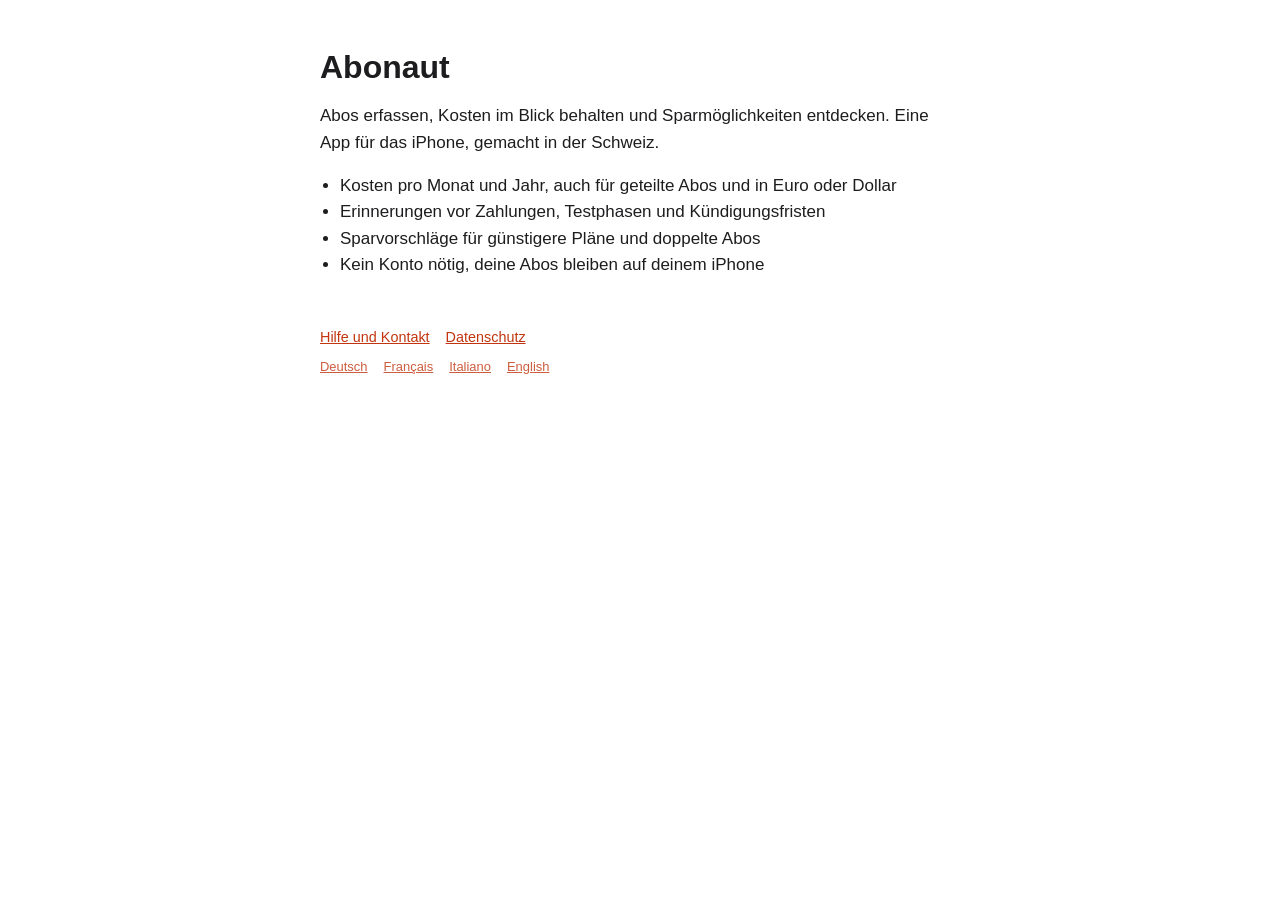
<file: index.html>
<!doctype html>
<html lang="de-CH">
<head>
  <meta charset="utf-8">
  <meta name="viewport" content="width=device-width, initial-scale=1">
  <title>Abonaut</title>
  <link rel="stylesheet" href="assets/site.css">
</head>
<body>
<main>
  <h1>Abonaut</h1>
  <p>Abos erfassen, Kosten im Blick behalten und Sparmöglichkeiten entdecken. Eine App für das iPhone,
  gemacht in der Schweiz.</p>
  <ul>
    <li>Kosten pro Monat und Jahr, auch für geteilte Abos und in Euro oder Dollar</li>
    <li>Erinnerungen vor Zahlungen, Testphasen und Kündigungsfristen</li>
    <li>Sparvorschläge für günstigere Pläne und doppelte Abos</li>
    <li>Kein Konto nötig, deine Abos bleiben auf deinem iPhone</li>
  </ul>
  <footer>
    <nav><a href="support.html">Hilfe und Kontakt</a><a href="datenschutz.html">Datenschutz</a></nav>
    <nav class="languages"><a href="./">Deutsch</a><a href="fr/">Français</a><a href="it/">Italiano</a><a href="en/">English</a></nav>
  </footer>
</main>
</body>
</html>
</file>
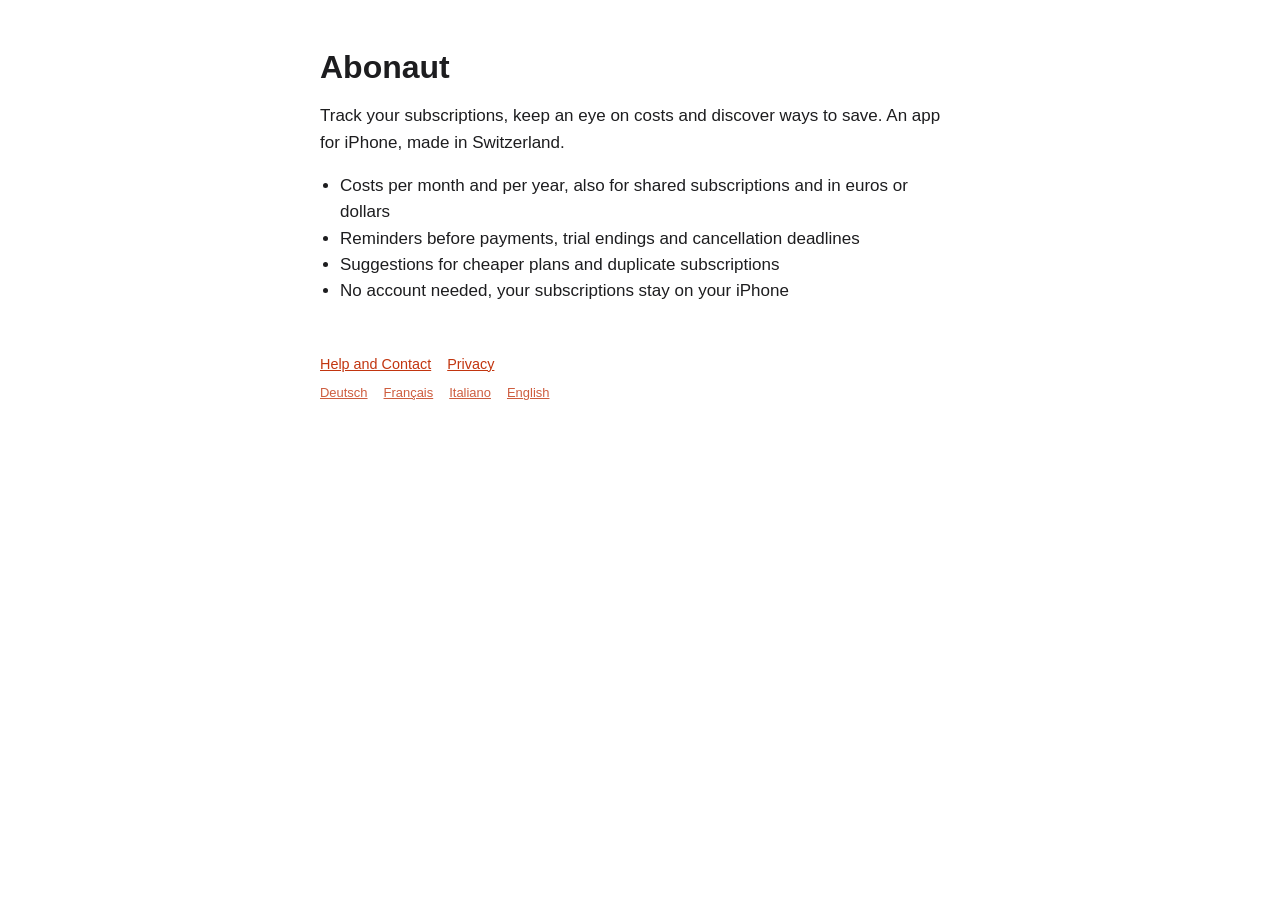
<file: en/index.html>
<!doctype html>
<html lang="en">
<head>
  <meta charset="utf-8">
  <meta name="viewport" content="width=device-width, initial-scale=1">
  <title>Abonaut</title>
  <link rel="stylesheet" href="../assets/site.css">
</head>
<body>
<main>
  <h1>Abonaut</h1>
  <p>Track your subscriptions, keep an eye on costs and discover ways to save. An app for iPhone,
  made in Switzerland.</p>
  <ul>
    <li>Costs per month and per year, also for shared subscriptions and in euros or dollars</li>
    <li>Reminders before payments, trial endings and cancellation deadlines</li>
    <li>Suggestions for cheaper plans and duplicate subscriptions</li>
    <li>No account needed, your subscriptions stay on your iPhone</li>
  </ul>
  <footer>
    <nav><a href="support.html">Help and Contact</a><a href="datenschutz.html">Privacy</a></nav>
    <nav class="languages"><a href="../">Deutsch</a><a href="../fr/">Français</a><a href="../it/">Italiano</a><a href="./">English</a></nav>
  </footer>
</main>
</body>
</html>
</file>
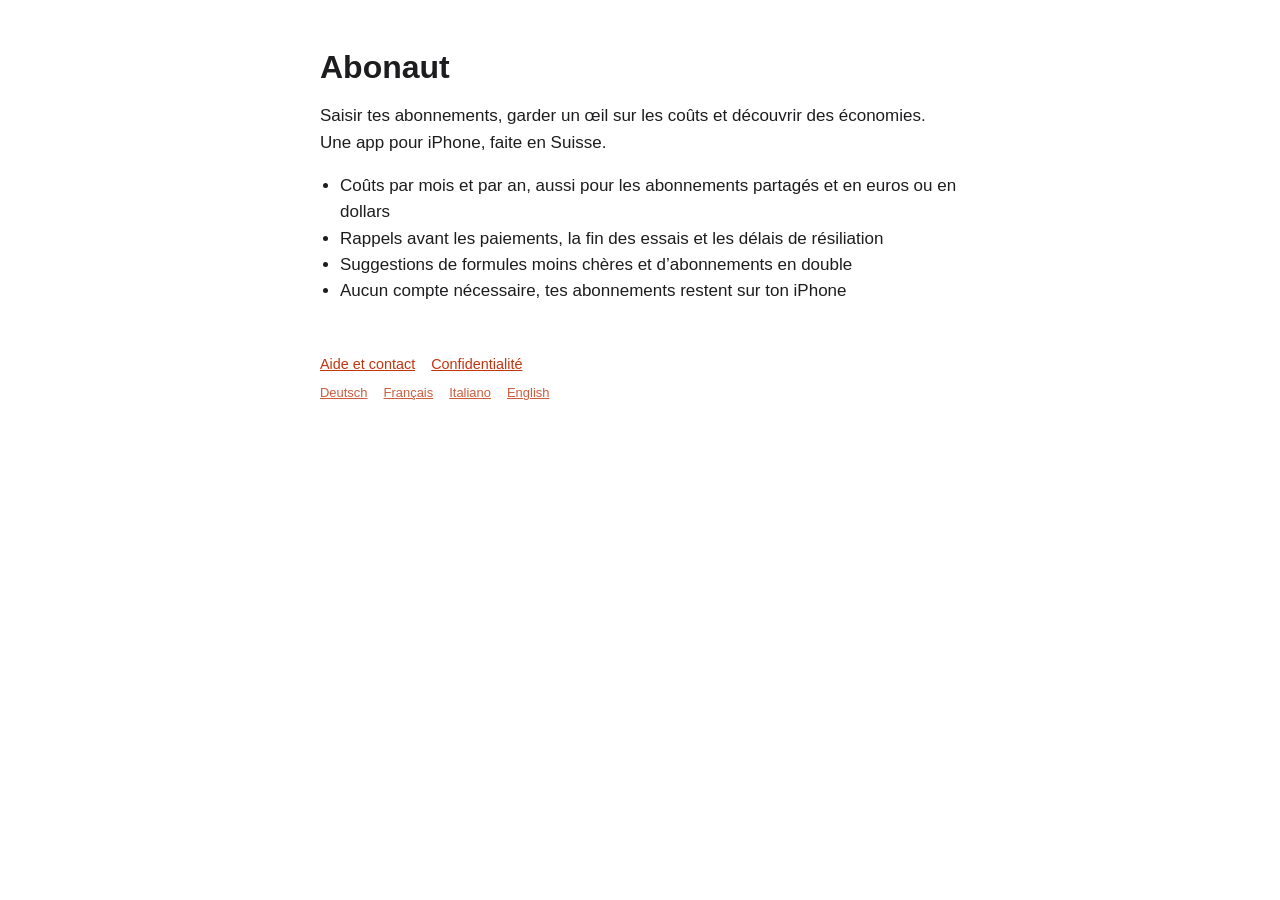
<file: fr/index.html>
<!doctype html>
<html lang="fr-CH">
<head>
  <meta charset="utf-8">
  <meta name="viewport" content="width=device-width, initial-scale=1">
  <title>Abonaut</title>
  <link rel="stylesheet" href="../assets/site.css">
</head>
<body>
<main>
  <h1>Abonaut</h1>
  <p>Saisir tes abonnements, garder un œil sur les coûts et découvrir des économies. Une app pour iPhone,
  faite en Suisse.</p>
  <ul>
    <li>Coûts par mois et par an, aussi pour les abonnements partagés et en euros ou en dollars</li>
    <li>Rappels avant les paiements, la fin des essais et les délais de résiliation</li>
    <li>Suggestions de formules moins chères et d’abonnements en double</li>
    <li>Aucun compte nécessaire, tes abonnements restent sur ton iPhone</li>
  </ul>
  <footer>
    <nav><a href="support.html">Aide et contact</a><a href="datenschutz.html">Confidentialité</a></nav>
    <nav class="languages"><a href="../">Deutsch</a><a href="./">Français</a><a href="../it/">Italiano</a><a href="../en/">English</a></nav>
  </footer>
</main>
</body>
</html>
</file>
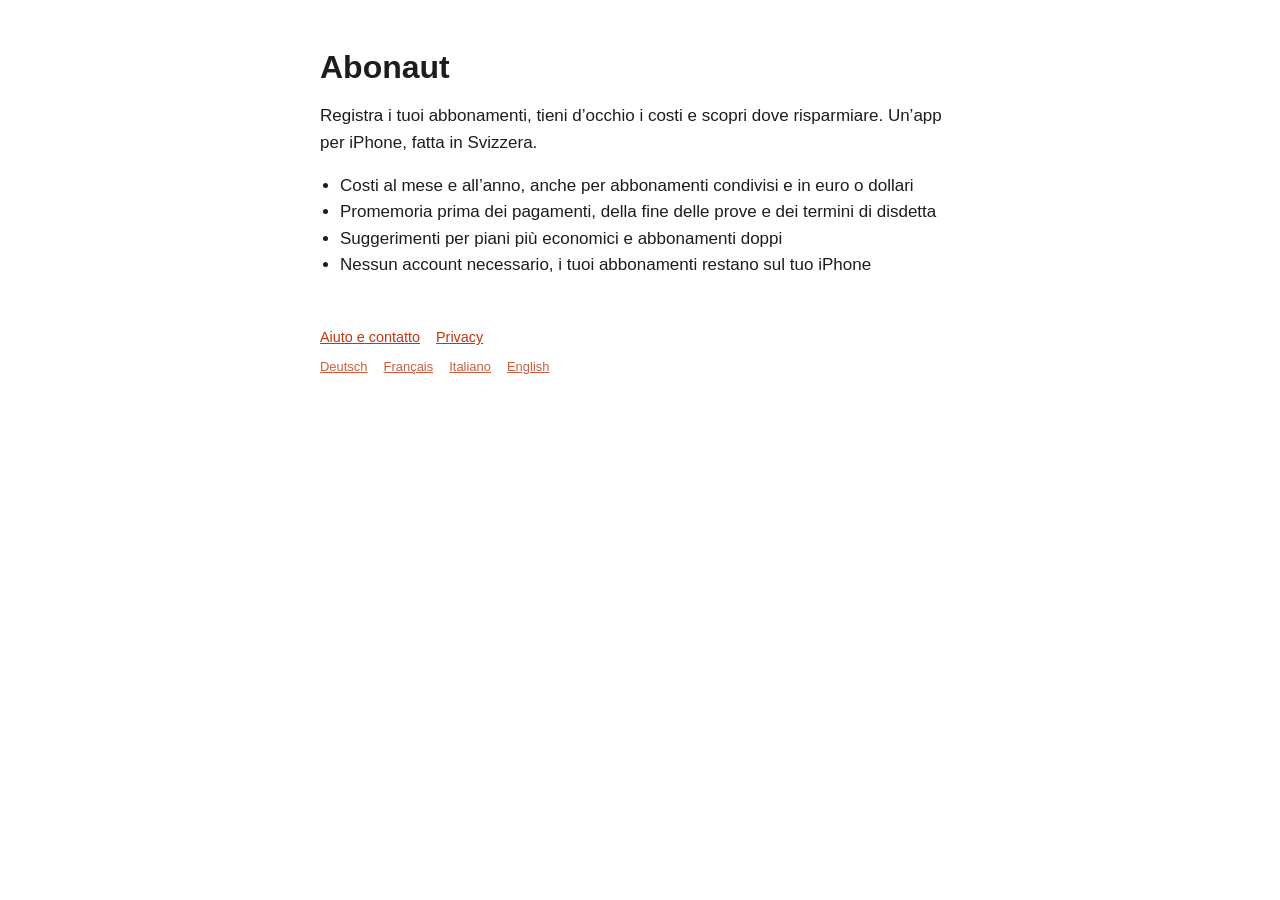
<file: it/index.html>
<!doctype html>
<html lang="it-CH">
<head>
  <meta charset="utf-8">
  <meta name="viewport" content="width=device-width, initial-scale=1">
  <title>Abonaut</title>
  <link rel="stylesheet" href="../assets/site.css">
</head>
<body>
<main>
  <h1>Abonaut</h1>
  <p>Registra i tuoi abbonamenti, tieni d’occhio i costi e scopri dove risparmiare. Un’app per iPhone,
  fatta in Svizzera.</p>
  <ul>
    <li>Costi al mese e all’anno, anche per abbonamenti condivisi e in euro o dollari</li>
    <li>Promemoria prima dei pagamenti, della fine delle prove e dei termini di disdetta</li>
    <li>Suggerimenti per piani più economici e abbonamenti doppi</li>
    <li>Nessun account necessario, i tuoi abbonamenti restano sul tuo iPhone</li>
  </ul>
  <footer>
    <nav><a href="support.html">Aiuto e contatto</a><a href="datenschutz.html">Privacy</a></nav>
    <nav class="languages"><a href="../">Deutsch</a><a href="../fr/">Français</a><a href="./">Italiano</a><a href="../en/">English</a></nav>
  </footer>
</main>
</body>
</html>
</file>
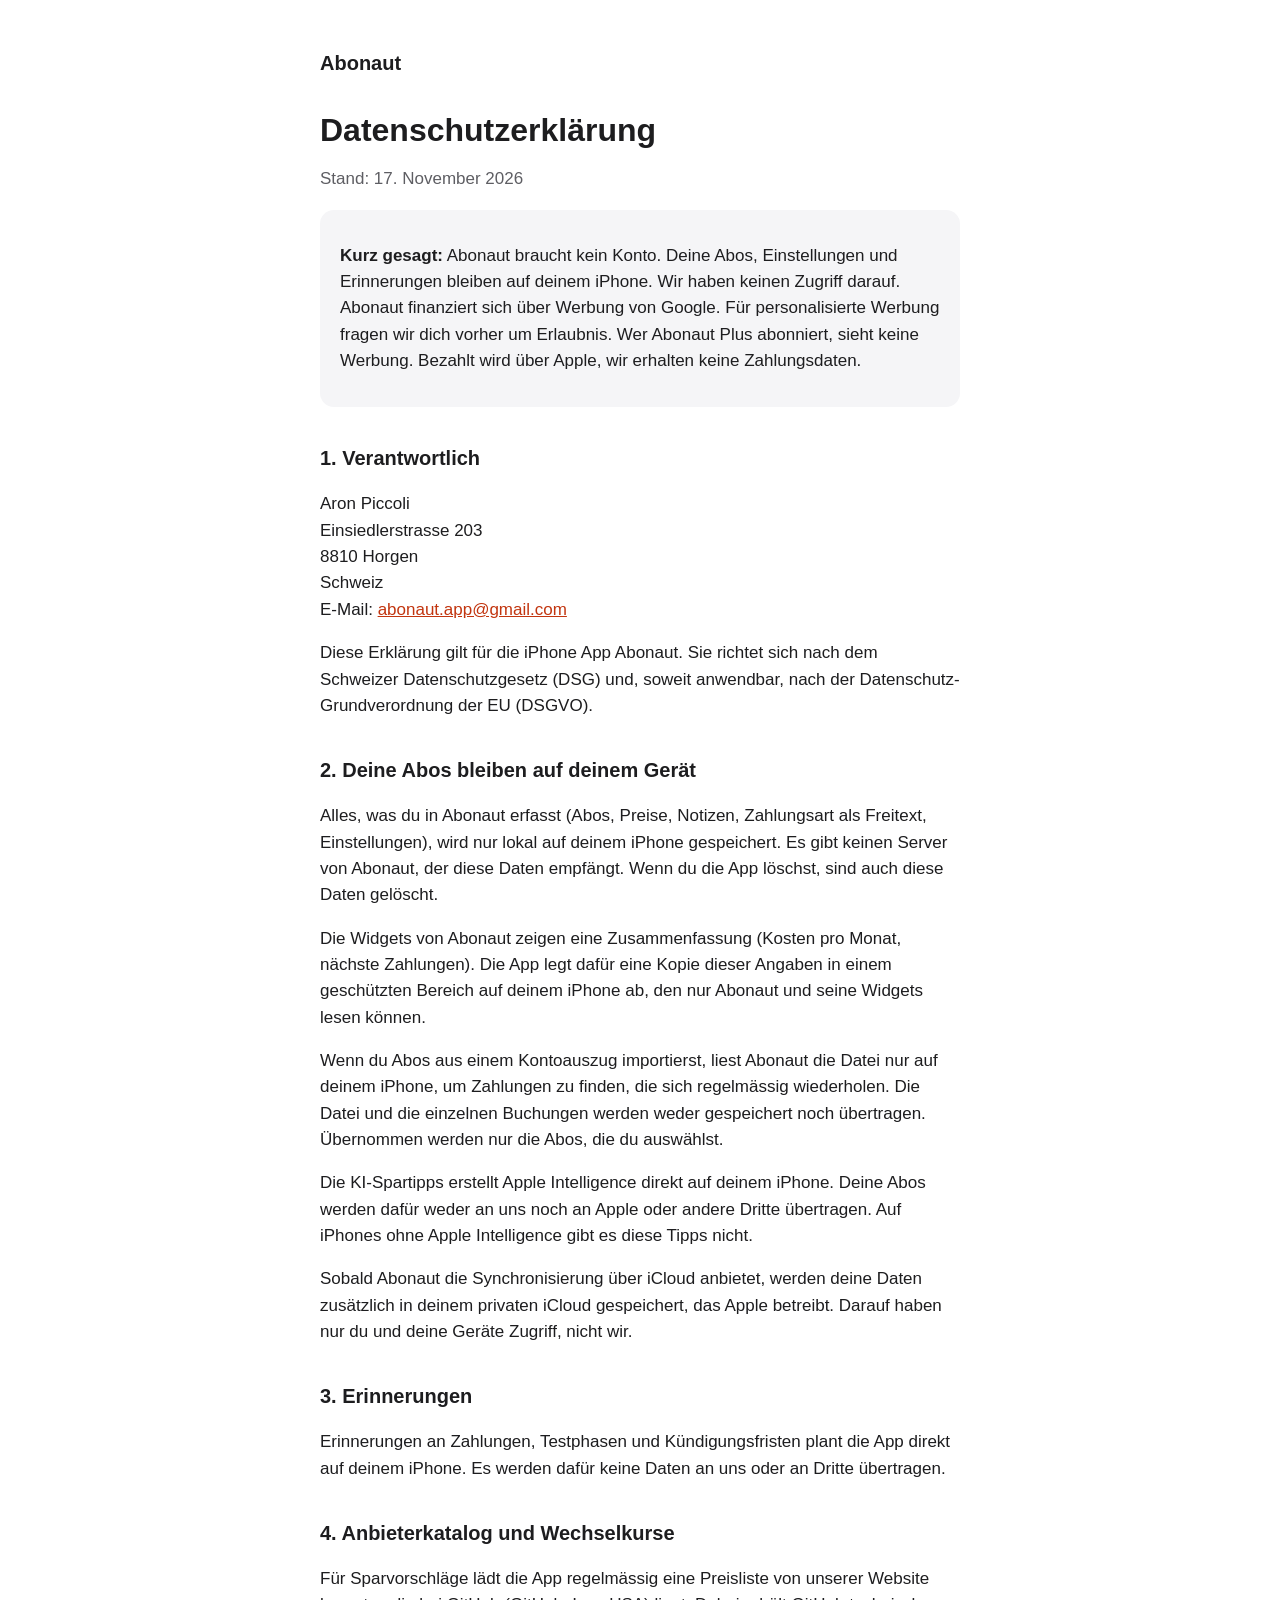
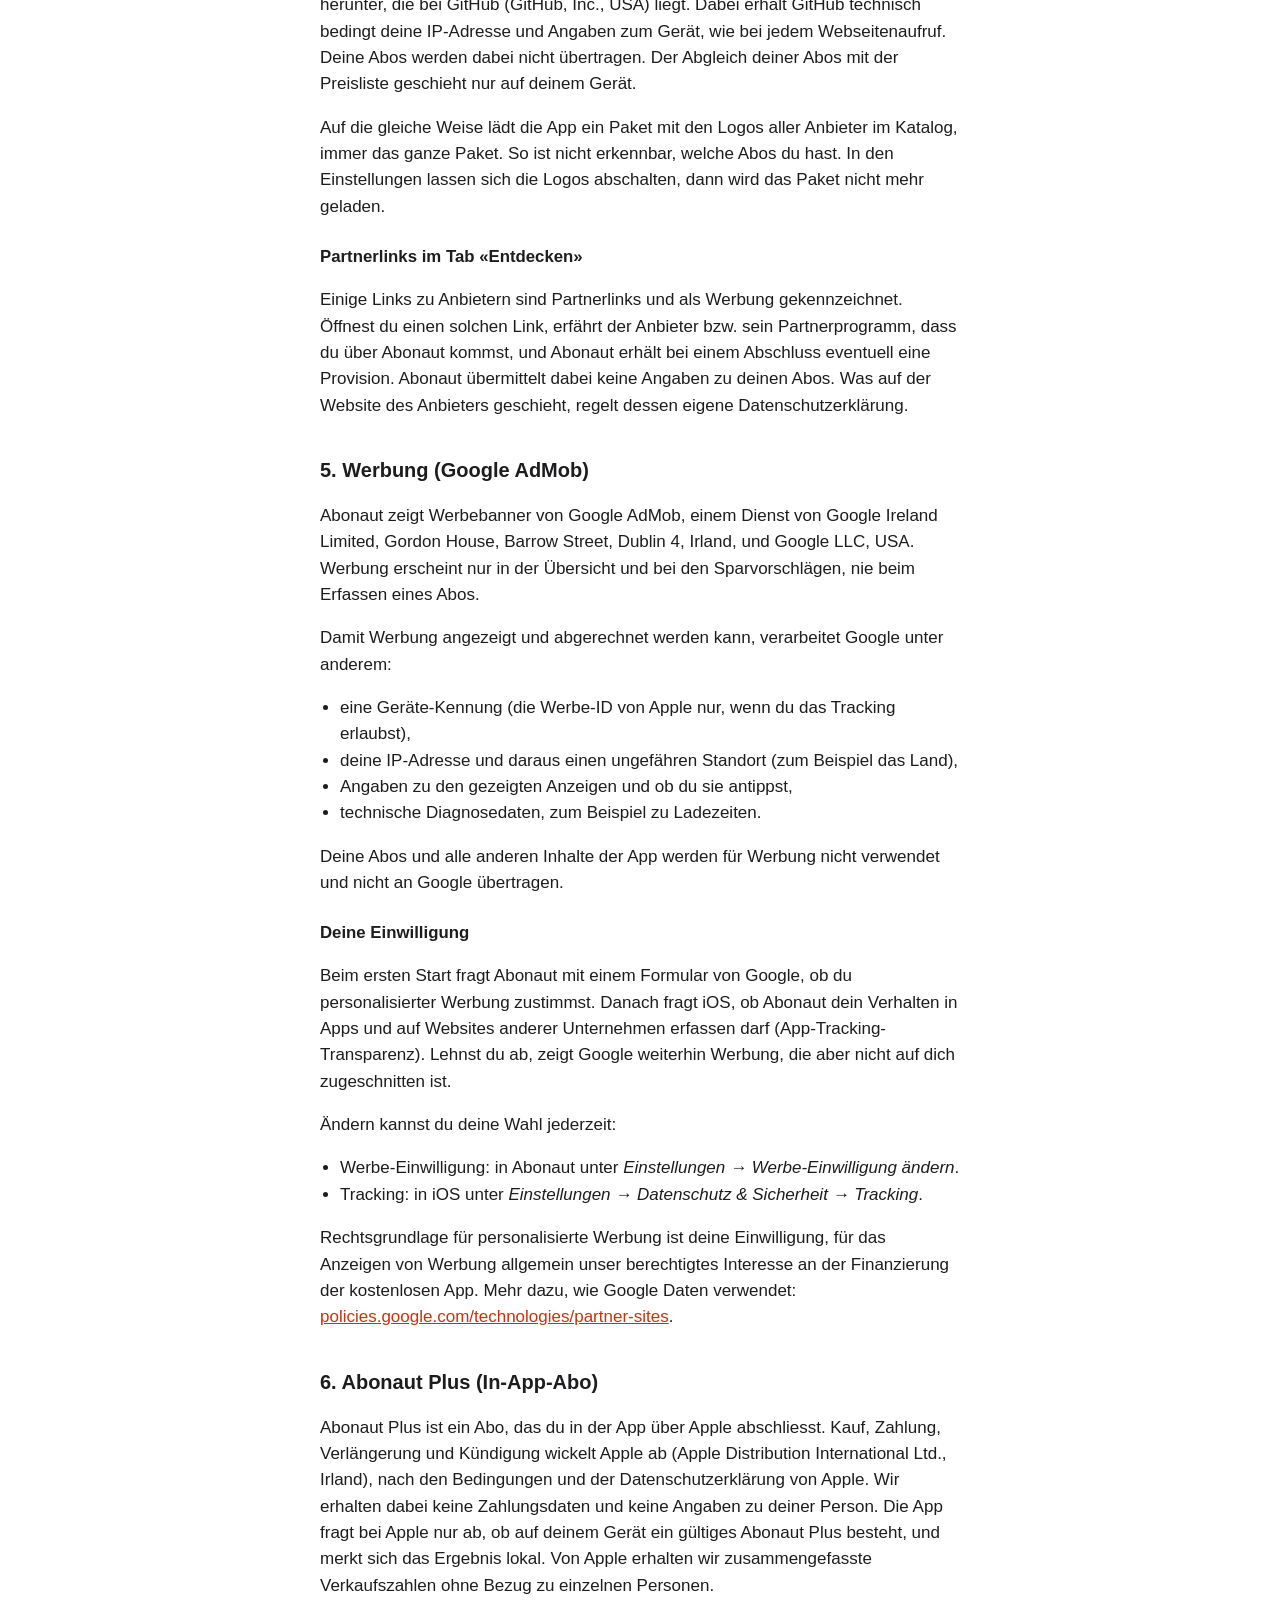
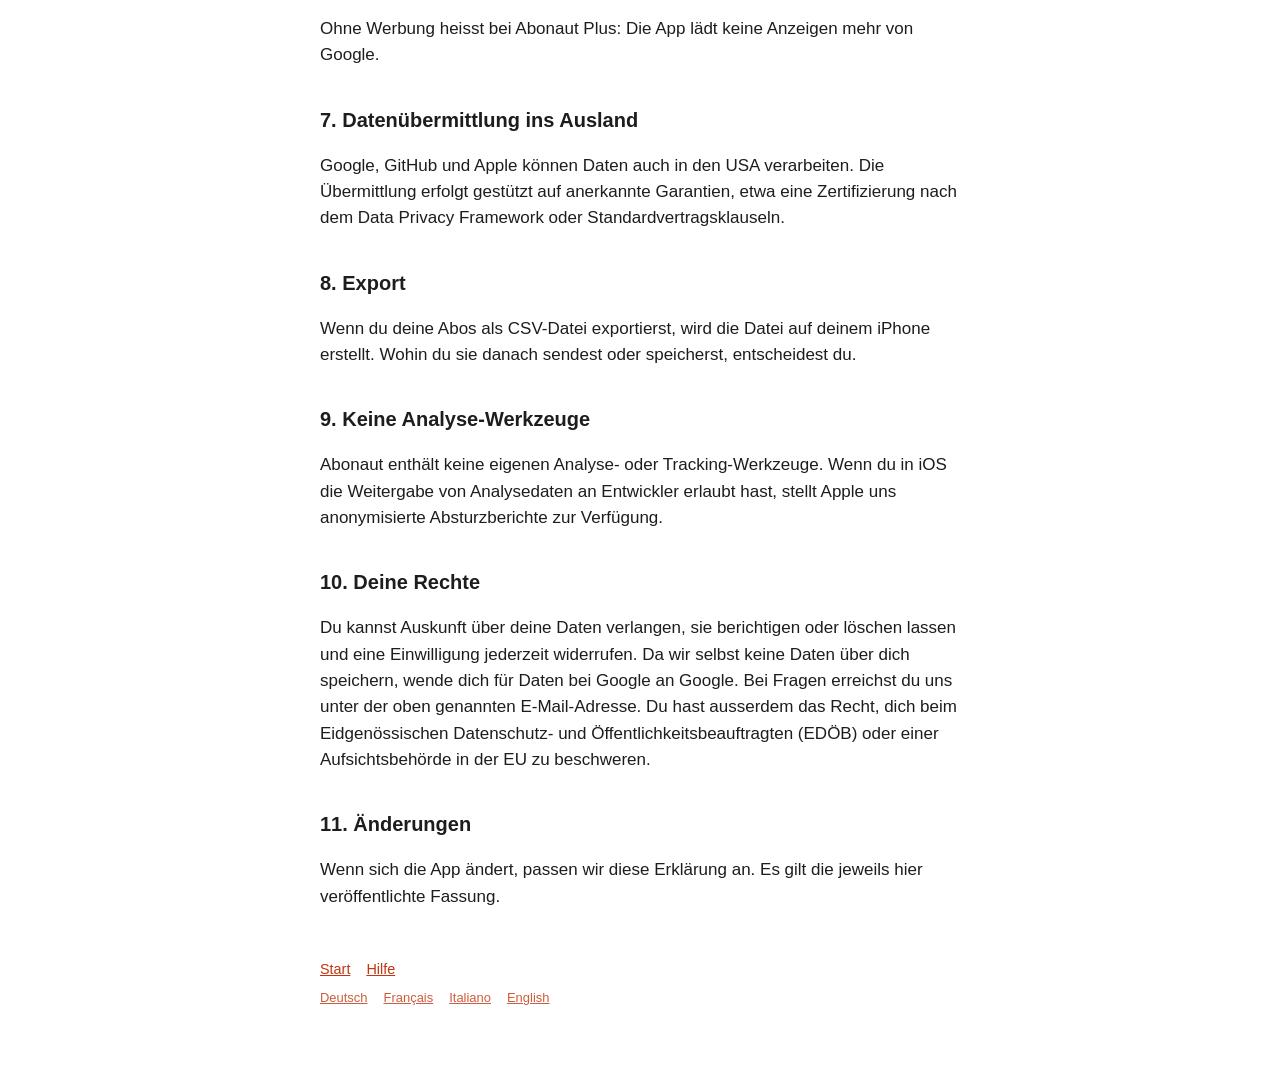
<file: datenschutz.html>
<!doctype html>
<html lang="de-CH">
<head>
  <meta charset="utf-8">
  <meta name="viewport" content="width=device-width, initial-scale=1">
  <title>Datenschutzerklärung – Abonaut</title>
  <link rel="stylesheet" href="assets/site.css">
</head>
<body>
<main>
  <header><a href="./">Abonaut</a></header>

  <h1>Datenschutzerklärung</h1>
  <p class="muted">Stand: 17. November 2026</p>

  <!-- Vor dem Release rechtlich prüfen lassen oder mit einem Generator abgleichen. -->

  <div class="card">
    <p><strong>Kurz gesagt:</strong> Abonaut braucht kein Konto. Deine Abos, Einstellungen und Erinnerungen
    bleiben auf deinem iPhone. Wir haben keinen Zugriff darauf. Abonaut finanziert sich über Werbung von
    Google. Für personalisierte Werbung fragen wir dich vorher um Erlaubnis. Wer Abonaut Plus abonniert, sieht
    keine Werbung. Bezahlt wird über Apple, wir erhalten keine Zahlungsdaten.</p>
  </div>

  <h2>1. Verantwortlich</h2>
  <p>Aron Piccoli<br>Einsiedlerstrasse 203<br>8810 Horgen<br>Schweiz<br>E-Mail: <a href="mailto:abonaut.app@gmail.com">abonaut.app@gmail.com</a></p>
  <p>Diese Erklärung gilt für die iPhone App Abonaut. Sie richtet sich nach dem Schweizer Datenschutzgesetz (DSG)
  und, soweit anwendbar, nach der Datenschutz-Grundverordnung der EU (DSGVO).</p>

  <h2>2. Deine Abos bleiben auf deinem Gerät</h2>
  <p>Alles, was du in Abonaut erfasst (Abos, Preise, Notizen, Zahlungsart als Freitext, Einstellungen), wird nur
  lokal auf deinem iPhone gespeichert. Es gibt keinen Server von Abonaut, der diese Daten empfängt. Wenn du die App
  löschst, sind auch diese Daten gelöscht.</p>
  <p>Die Widgets von Abonaut zeigen eine Zusammenfassung (Kosten pro Monat, nächste Zahlungen). Die App legt dafür
  eine Kopie dieser Angaben in einem geschützten Bereich auf deinem iPhone ab, den nur Abonaut und seine Widgets
  lesen können.</p>
  <p>Wenn du Abos aus einem Kontoauszug importierst, liest Abonaut die Datei nur auf deinem iPhone, um Zahlungen zu
  finden, die sich regelmässig wiederholen. Die Datei und die einzelnen Buchungen werden weder gespeichert noch
  übertragen. Übernommen werden nur die Abos, die du auswählst.</p>
  <p>Die KI-Spartipps erstellt Apple Intelligence direkt auf deinem iPhone. Deine Abos werden dafür weder an uns
  noch an Apple oder andere Dritte übertragen. Auf iPhones ohne Apple Intelligence gibt es diese Tipps nicht.</p>
  <p>Sobald Abonaut die Synchronisierung über iCloud anbietet, werden deine Daten zusätzlich in deinem privaten
  iCloud gespeichert, das Apple betreibt. Darauf haben nur du und deine Geräte Zugriff, nicht wir.</p>

  <h2>3. Erinnerungen</h2>
  <p>Erinnerungen an Zahlungen, Testphasen und Kündigungsfristen plant die App direkt auf deinem iPhone. Es werden
  dafür keine Daten an uns oder an Dritte übertragen.</p>

  <h2>4. Anbieterkatalog und Wechselkurse</h2>
  <p>Für Sparvorschläge lädt die App regelmässig eine Preisliste von unserer Website herunter, die bei GitHub
  (GitHub, Inc., USA) liegt. Dabei erhält GitHub technisch bedingt deine IP-Adresse und Angaben zum Gerät, wie
  bei jedem Webseitenaufruf. Deine Abos werden dabei nicht übertragen. Der Abgleich deiner Abos mit der
  Preisliste geschieht nur auf deinem Gerät.</p>
  <p>Auf die gleiche Weise lädt die App ein Paket mit den Logos aller Anbieter im Katalog, immer das ganze Paket.
  So ist nicht erkennbar, welche Abos du hast. In den Einstellungen lassen sich die Logos abschalten, dann wird
  das Paket nicht mehr geladen.</p>

  <h3>Partnerlinks im Tab «Entdecken»</h3>
  <p>Einige Links zu Anbietern sind Partnerlinks und als Werbung gekennzeichnet. Öffnest du einen solchen Link, erfährt
  der Anbieter bzw. sein Partnerprogramm, dass du über Abonaut kommst, und Abonaut erhält bei einem Abschluss eventuell eine
  Provision. Abonaut übermittelt dabei keine Angaben zu deinen Abos. Was auf der Website des Anbieters geschieht, regelt
  dessen eigene Datenschutzerklärung.</p>

  <h2>5. Werbung (Google AdMob)</h2>
  <p>Abonaut zeigt Werbebanner von Google AdMob, einem Dienst von Google Ireland Limited, Gordon House, Barrow Street,
  Dublin 4, Irland, und Google LLC, USA. Werbung erscheint nur in der Übersicht und bei den Sparvorschlägen, nie
  beim Erfassen eines Abos.</p>
  <p>Damit Werbung angezeigt und abgerechnet werden kann, verarbeitet Google unter anderem:</p>
  <ul>
    <li>eine Geräte-Kennung (die Werbe-ID von Apple nur, wenn du das Tracking erlaubst),</li>
    <li>deine IP-Adresse und daraus einen ungefähren Standort (zum Beispiel das Land),</li>
    <li>Angaben zu den gezeigten Anzeigen und ob du sie antippst,</li>
    <li>technische Diagnosedaten, zum Beispiel zu Ladezeiten.</li>
  </ul>
  <p>Deine Abos und alle anderen Inhalte der App werden für Werbung nicht verwendet und nicht an Google übertragen.</p>
  <h3>Deine Einwilligung</h3>
  <p>Beim ersten Start fragt Abonaut mit einem Formular von Google, ob du personalisierter Werbung zustimmst.
  Danach fragt iOS, ob Abonaut dein Verhalten in Apps und auf Websites anderer Unternehmen erfassen darf
  (App-Tracking-Transparenz). Lehnst du ab, zeigt Google weiterhin Werbung, die aber nicht auf dich
  zugeschnitten ist.</p>
  <p>Ändern kannst du deine Wahl jederzeit:</p>
  <ul>
    <li>Werbe-Einwilligung: in Abonaut unter <em>Einstellungen → Werbe-Einwilligung ändern</em>.</li>
    <li>Tracking: in iOS unter <em>Einstellungen → Datenschutz &amp; Sicherheit → Tracking</em>.</li>
  </ul>
  <p>Rechtsgrundlage für personalisierte Werbung ist deine Einwilligung, für das Anzeigen von Werbung
  allgemein unser berechtigtes Interesse an der Finanzierung der kostenlosen App. Mehr dazu, wie Google Daten
  verwendet: <a href="https://policies.google.com/technologies/partner-sites?hl=de">policies.google.com/technologies/partner-sites</a>.</p>

  <h2>6. Abonaut Plus (In-App-Abo)</h2>
  <p>Abonaut Plus ist ein Abo, das du in der App über Apple abschliesst. Kauf, Zahlung, Verlängerung und
  Kündigung wickelt Apple ab (Apple Distribution International Ltd., Irland), nach den Bedingungen und der
  Datenschutzerklärung von Apple. Wir erhalten dabei keine Zahlungsdaten und keine Angaben zu deiner Person.
  Die App fragt bei Apple nur ab, ob auf deinem Gerät ein gültiges Abonaut Plus besteht, und merkt sich das
  Ergebnis lokal. Von Apple erhalten wir zusammengefasste Verkaufszahlen ohne Bezug zu einzelnen Personen.</p>
  <p>Ohne Werbung heisst bei Abonaut Plus: Die App lädt keine Anzeigen mehr von Google.</p>

  <h2>7. Datenübermittlung ins Ausland</h2>
  <p>Google, GitHub und Apple können Daten auch in den USA verarbeiten. Die Übermittlung erfolgt gestützt auf
  anerkannte Garantien, etwa eine Zertifizierung nach dem Data Privacy Framework oder Standardvertragsklauseln.</p>

  <h2>8. Export</h2>
  <p>Wenn du deine Abos als CSV-Datei exportierst, wird die Datei auf deinem iPhone erstellt. Wohin du sie danach
  sendest oder speicherst, entscheidest du.</p>

  <h2>9. Keine Analyse-Werkzeuge</h2>
  <p>Abonaut enthält keine eigenen Analyse- oder Tracking-Werkzeuge. Wenn du in iOS die Weitergabe von
  Analysedaten an Entwickler erlaubt hast, stellt Apple uns anonymisierte Absturzberichte zur Verfügung.</p>

  <h2>10. Deine Rechte</h2>
  <p>Du kannst Auskunft über deine Daten verlangen, sie berichtigen oder löschen lassen und eine Einwilligung
  jederzeit widerrufen. Da wir selbst keine Daten über dich speichern, wende dich für Daten bei Google an Google.
  Bei Fragen erreichst du uns unter der oben genannten E-Mail-Adresse. Du hast ausserdem das Recht, dich beim
  Eidgenössischen Datenschutz- und Öffentlichkeitsbeauftragten (EDÖB) oder einer Aufsichtsbehörde in der EU
  zu beschweren.</p>

  <h2>11. Änderungen</h2>
  <p>Wenn sich die App ändert, passen wir diese Erklärung an. Es gilt die jeweils hier veröffentlichte Fassung.</p>

  <footer>
    <nav><a href="./">Start</a><a href="support.html">Hilfe</a></nav>
    <nav class="languages"><a href="datenschutz.html">Deutsch</a><a href="fr/datenschutz.html">Français</a><a href="it/datenschutz.html">Italiano</a><a href="en/datenschutz.html">English</a></nav>
  </footer>
</main>
</body>
</html>
</file>
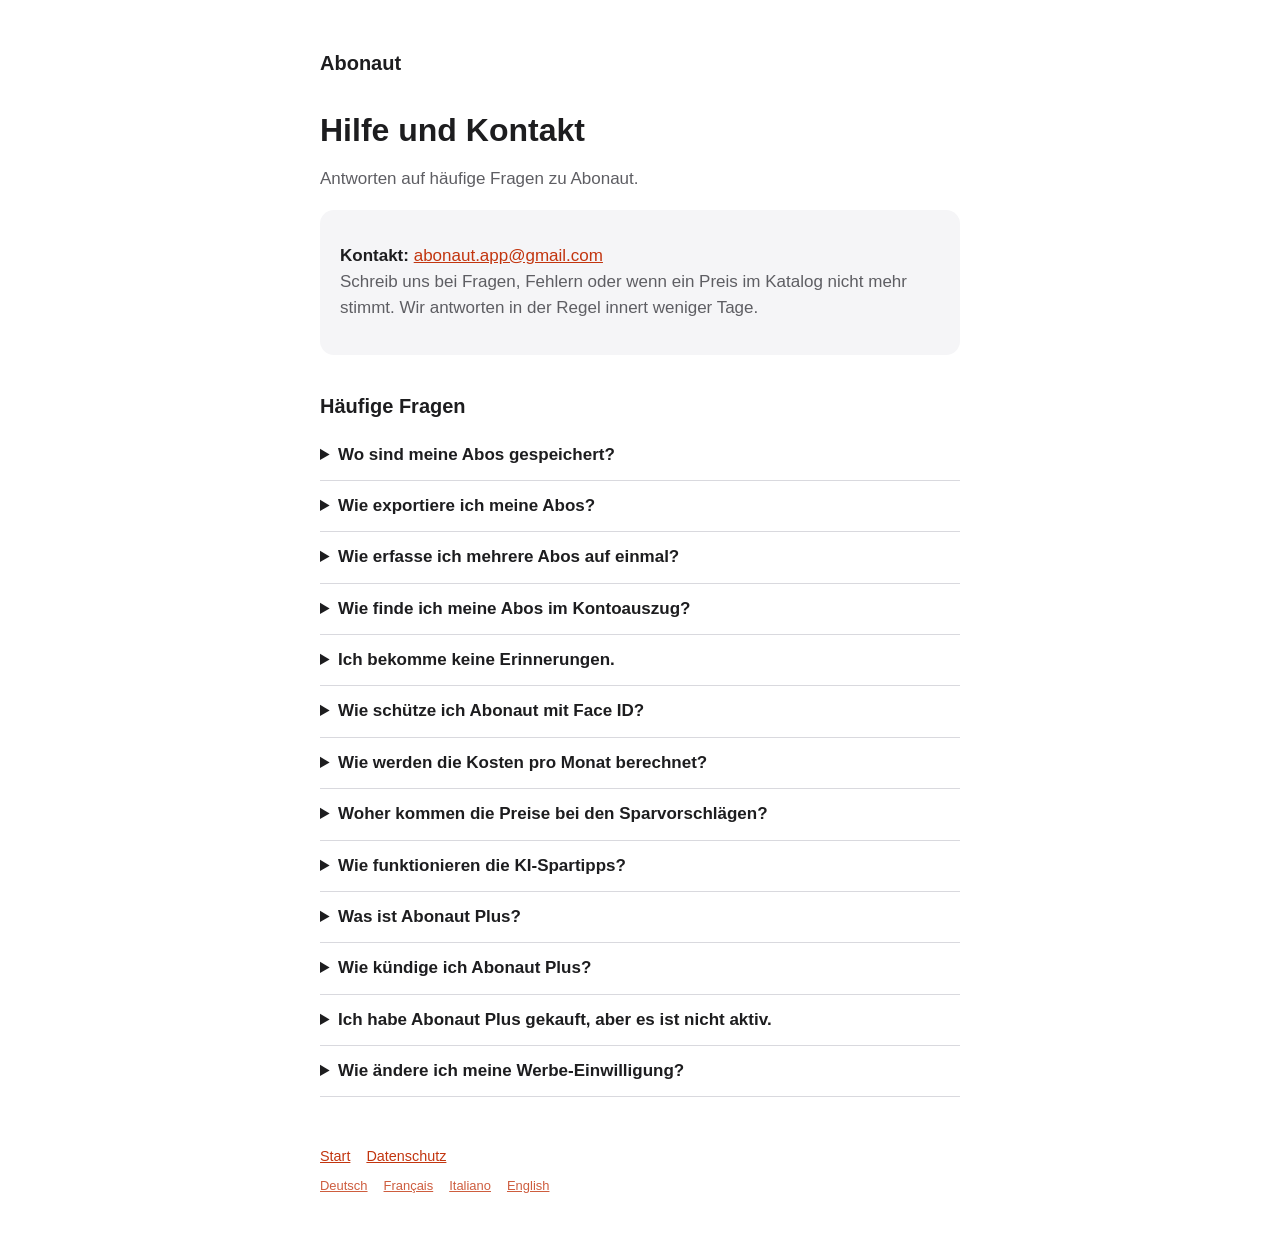
<file: support.html>
<!doctype html>
<html lang="de-CH">
<head>
  <meta charset="utf-8">
  <meta name="viewport" content="width=device-width, initial-scale=1">
  <title>Hilfe – Abonaut</title>
  <link rel="stylesheet" href="assets/site.css">
</head>
<body>
<main>
  <header><a href="./">Abonaut</a></header>

  <h1>Hilfe und Kontakt</h1>
  <p class="muted">Antworten auf häufige Fragen zu Abonaut.</p>

  <div class="card">
    <p><strong>Kontakt:</strong> <a href="mailto:abonaut.app@gmail.com?subject=Abonaut">abonaut.app@gmail.com</a><br>
    <span class="muted">Schreib uns bei Fragen, Fehlern oder wenn ein Preis im Katalog nicht mehr stimmt.
    Wir antworten in der Regel innert weniger Tage.</span></p>
  </div>

  <h2>Häufige Fragen</h2>

  <details>
    <summary>Wo sind meine Abos gespeichert?</summary>
    <p>Nur auf deinem iPhone. Abonaut braucht kein Konto und hat keinen eigenen Server für deine Daten.
    Wenn du die App löschst, sind die Daten weg. Sichern kannst du sie mit dem Export (siehe unten).</p>
  </details>

  <details>
    <summary>Wie exportiere ich meine Abos?</summary>
    <p>In Abonaut unter <em>Einstellungen → Als CSV exportieren</em>. Die Datei lässt sich mit Excel oder Numbers
    öffnen und zum Beispiel in iCloud Drive sichern.</p>
  </details>

  <details>
    <summary>Wie erfasse ich mehrere Abos auf einmal?</summary>
    <p>Tippe in Abonaut auf <em>+ → Mehrere aus dem Katalog</em> und wähle alle Anbieter aus, die du hast.
    Danach prüfst du das Datum der nächsten Zahlung und fügst alle zusammen hinzu.</p>
  </details>

  <details>
    <summary>Wie finde ich meine Abos im Kontoauszug?</summary>
    <p>Exportiere im E-Banking oder in der App deiner Bank die Buchungen der letzten 12 Monate als CSV,
    camt.053 (XML) oder PDF. Auch Auszüge der Kreditkarte gehen. Tippe dann in Abonaut auf
    <em>+ → Aus Kontoauszug</em> und wähle die Datei aus. Abonaut sucht Zahlungen, die sich regelmässig wiederholen,
    und zeigt sie dir zur Auswahl. Die Datei bleibt auf deinem iPhone und wird nicht gespeichert.</p>
    <p>Gezippte Dateien entpackst du vorher in der Dateien-App mit einem Tipp darauf. Gescannte PDFs ohne Text
    kann Abonaut nicht lesen, nimm dann CSV oder camt.053.</p>
  </details>

  <details>
    <summary>Ich bekomme keine Erinnerungen.</summary>
    <p>Prüfe in iOS unter <em>Einstellungen → Mitteilungen → Abonaut</em>, ob Mitteilungen erlaubt sind.
    In Abonaut unter <em>Einstellungen → Erinnerungen</em> lassen sich Vorlaufzeit, Uhrzeit und die Arten der
    Erinnerung einstellen. Öffne Abonaut ab und zu, damit die nächsten Erinnerungen geplant werden.</p>
  </details>

  <details>
    <summary>Wie schütze ich Abonaut mit Face ID?</summary>
    <p>Drück lange auf das Abonaut-Symbol auf dem Home-Bildschirm und wähle <em>Face ID erforderlich</em>.
    Danach fragt iOS bei jedem Öffnen nach Face ID.</p>
  </details>

  <details>
    <summary>Wie werden die Kosten pro Monat berechnet?</summary>
    <p>Jedes Abo wird auf ein Jahr hochgerechnet und durch zwölf geteilt, auch bei wöchentlichen oder eigenen
    Intervallen. Bei geteilten Abos zählt nur dein Anteil. Pausierte und gekündigte Abos zählen nicht mit,
    ebenso Abos in einer Gratis-Testphase. Beträge in Euro oder Dollar werden mit den angezeigten
    Wechselkursen umgerechnet.</p>
  </details>

  <details>
    <summary>Woher kommen die Preise bei den Sparvorschlägen?</summary>
    <p>Aus einem Anbieterkatalog, den wir regelmässig prüfen. Vorschläge mit Katalogpreisen erscheinen nur,
    wenn der Preis in den letzten sechs Monaten geprüft wurde. Alle Preise ohne Gewähr. Wenn dir ein falscher
    Preis auffällt, schreib uns.</p>
  </details>

  <details>
    <summary>Wie funktionieren die KI-Spartipps?</summary>
    <p>Auf iPhones mit Apple Intelligence erstellt Abonaut im Tab <em>Sparen</em> persönliche Tipps zu deinen Abos.
    Das passiert ganz auf deinem iPhone, deine Abos verlassen das Gerät nicht. Abonaut prüft jeden Tipp gegen deine
    Daten. Die Tipps bleiben ohne Gewähr.</p>
  </details>

  <details>
    <summary>Was ist Abonaut Plus?</summary>
    <p>Ein freiwilliges Abo, das Abonaut unterstützt: keine Werbung, Widgets für den Home- und Sperrbildschirm,
    eigene Kategorien und Auswertungen (Kosten der nächsten zwölf Monate, teuerste Abos). Es gibt Abonaut Plus
    monatlich oder jährlich. Alles andere bleibt kostenlos.</p>
  </details>

  <details>
    <summary>Wie kündige ich Abonaut Plus?</summary>
    <p>In Abonaut unter <em>Einstellungen → Abo verwalten</em> oder in iOS unter <em>Einstellungen → [dein Name]
    → Abonnements</em>. Kündige spätestens 24 Stunden vor der Verlängerung. Bis zum Ende der bezahlten Zeit
    bleibt Abonaut Plus aktiv. Eigene Kategorien bleiben danach erhalten.</p>
  </details>

  <details>
    <summary>Ich habe Abonaut Plus gekauft, aber es ist nicht aktiv.</summary>
    <p>Öffne in Abonaut die Seite zu Abonaut Plus und tippe auf <em>Abonnement wiederherstellen</em>. Achte darauf,
    dass du mit derselben Apple-ID angemeldet bist wie beim Kauf. Hilft das nicht, schreib uns.</p>
  </details>

  <details>
    <summary>Wie ändere ich meine Werbe-Einwilligung?</summary>
    <p>In Abonaut unter <em>Einstellungen → Werbe-Einwilligung ändern</em>. Das Tracking verwaltest du in iOS
    unter <em>Einstellungen → Datenschutz &amp; Sicherheit → Tracking</em>. Mehr dazu in der
    <a href="datenschutz.html">Datenschutzerklärung</a>.</p>
  </details>

  <footer>
    <nav><a href="./">Start</a><a href="datenschutz.html">Datenschutz</a></nav>
    <nav class="languages"><a href="support.html">Deutsch</a><a href="fr/support.html">Français</a><a href="it/support.html">Italiano</a><a href="en/support.html">English</a></nav>
  </footer>
</main>
</body>
</html>
</file>
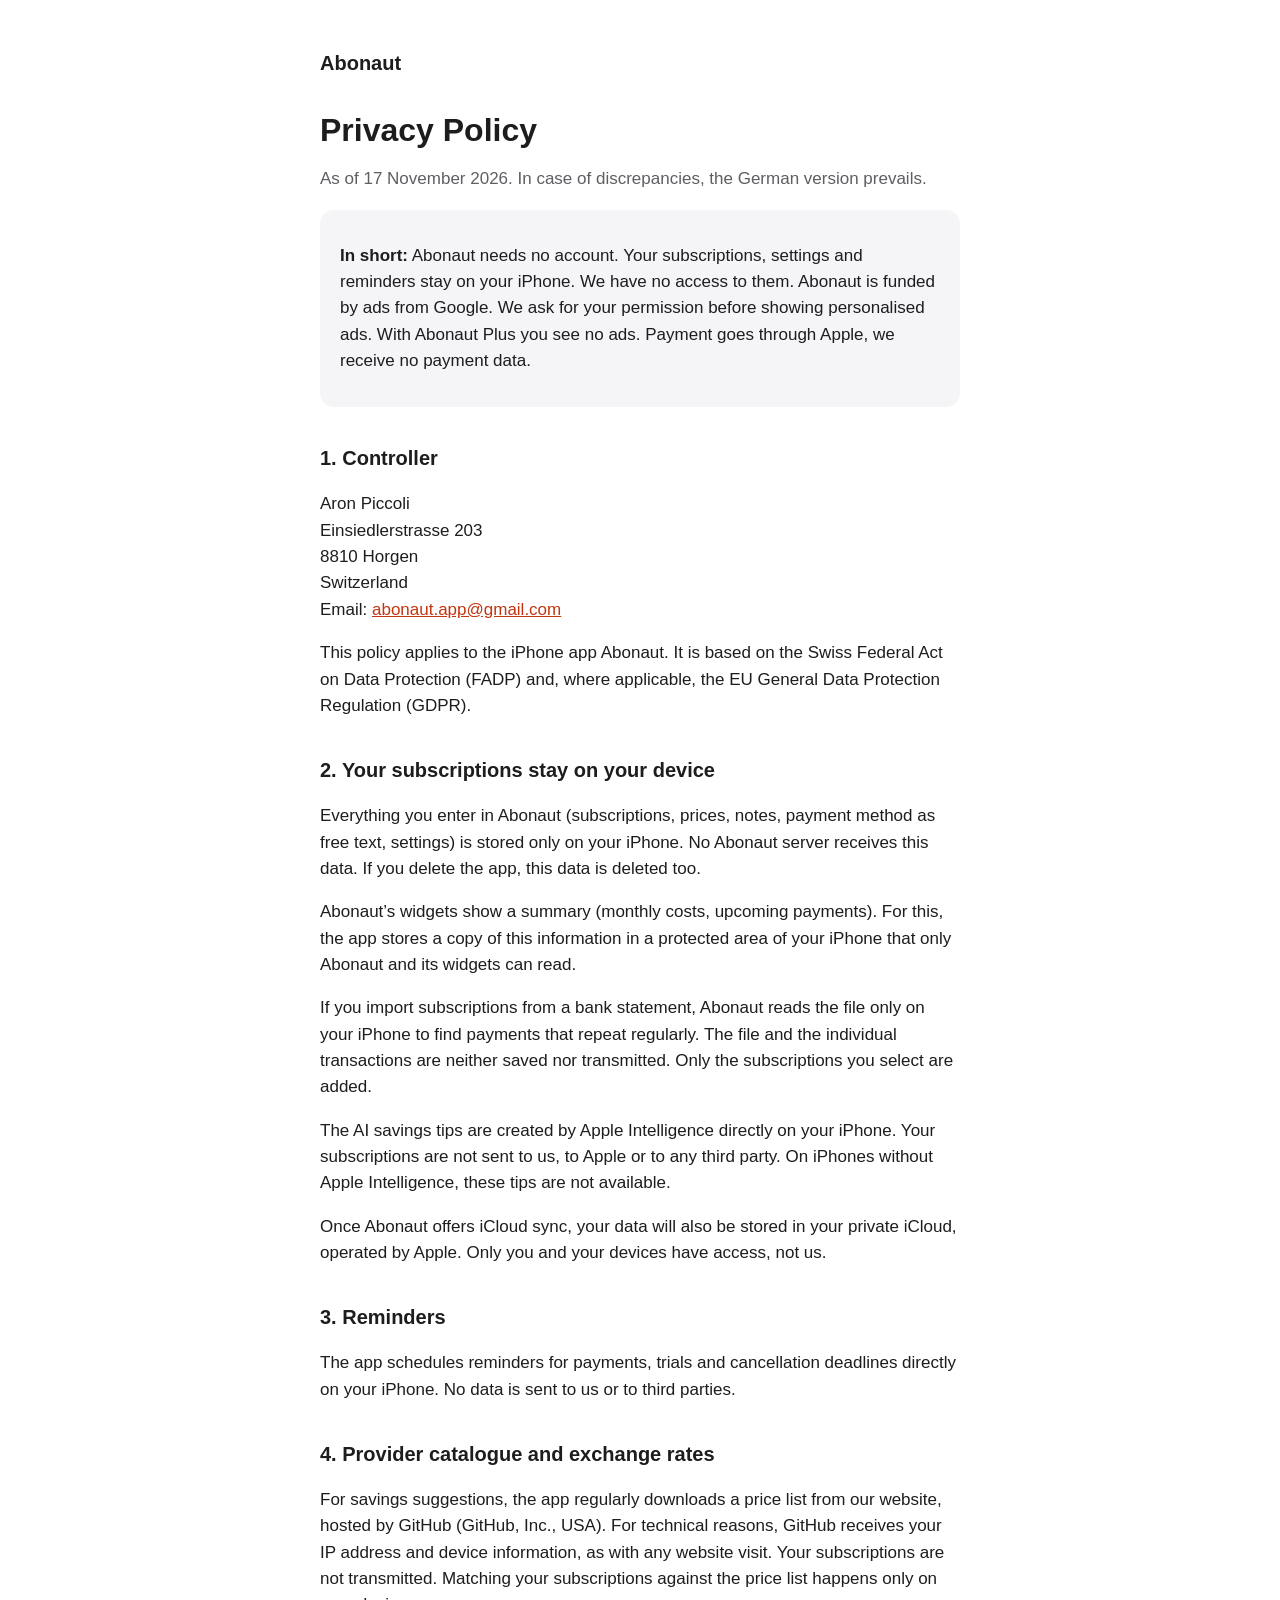
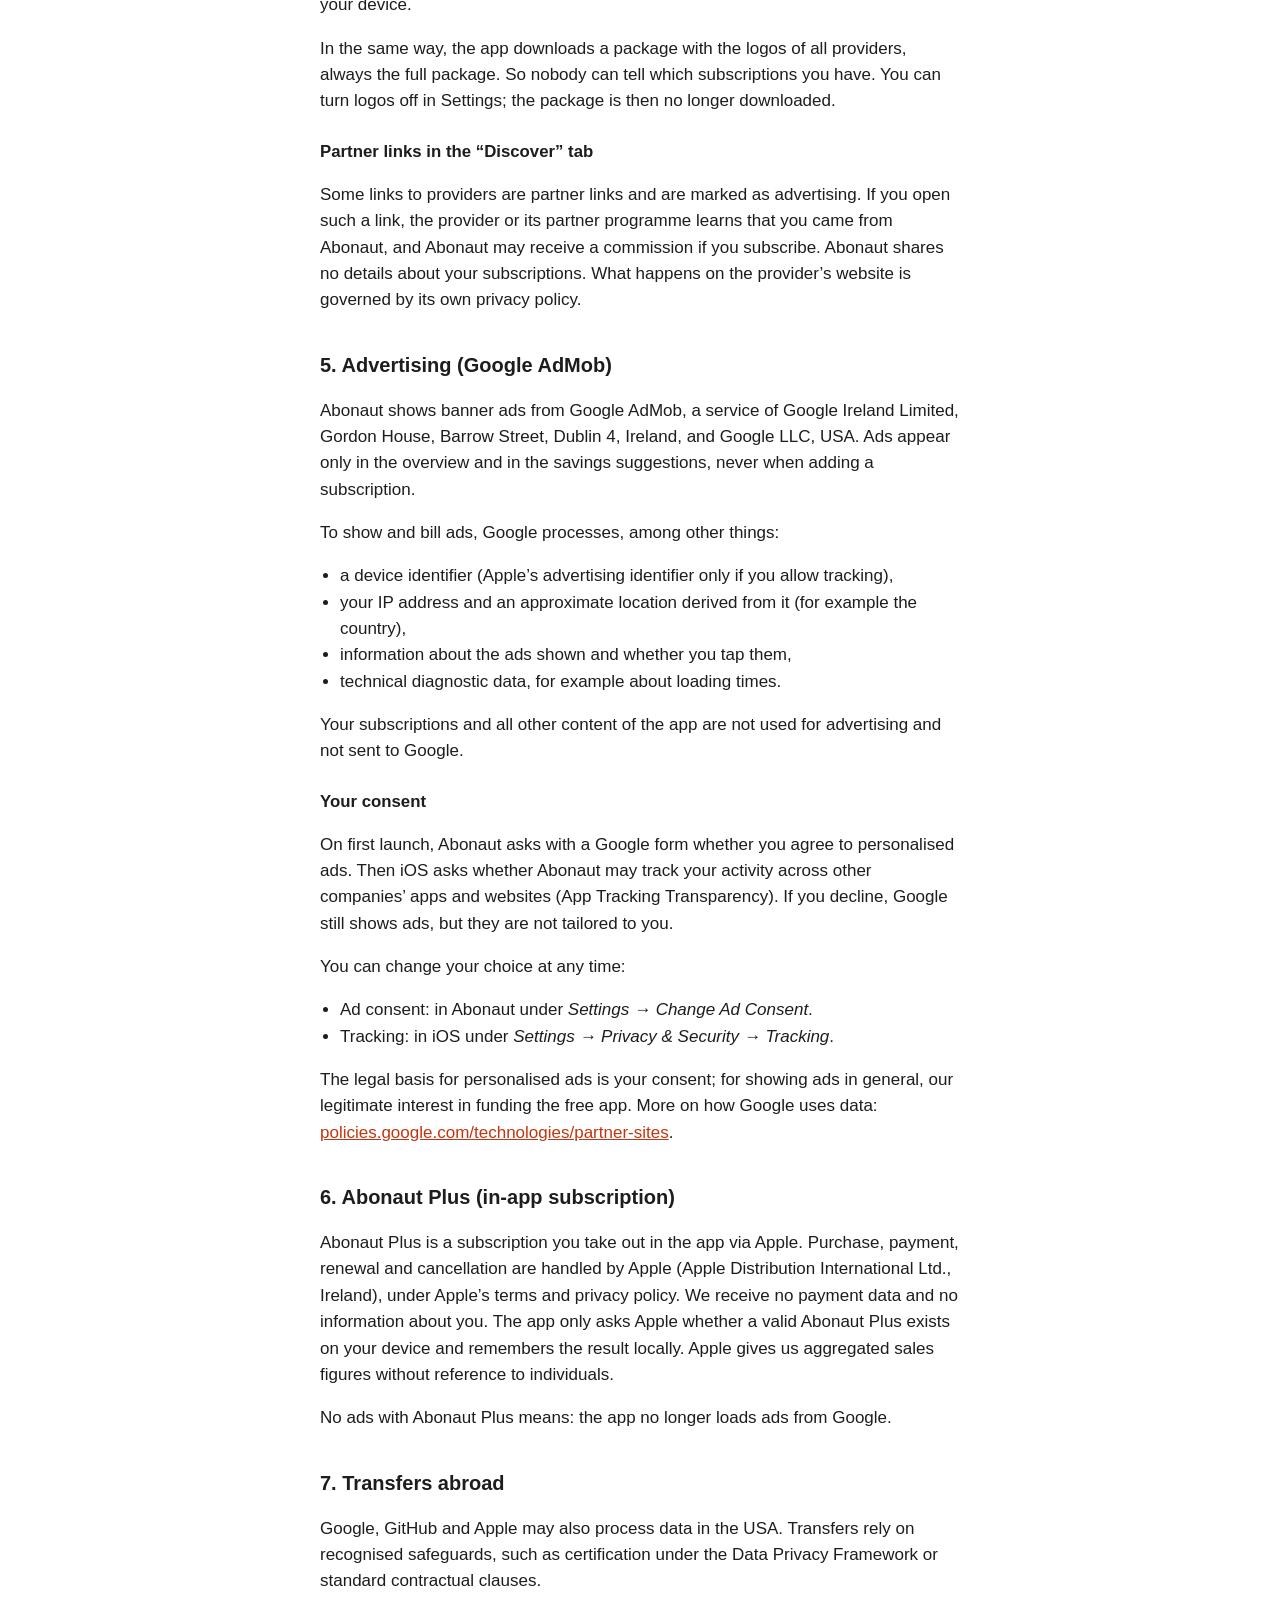
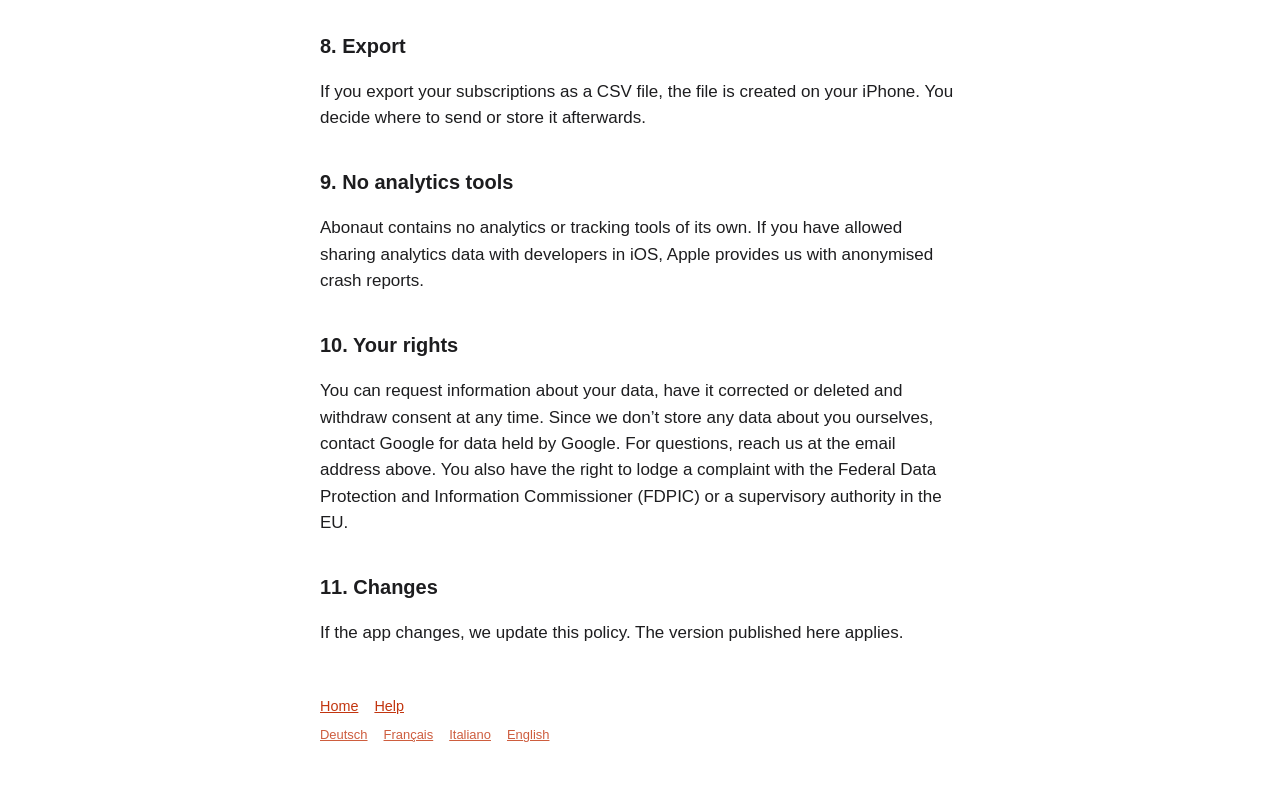
<file: en/datenschutz.html>
<!doctype html>
<html lang="en">
<head>
  <meta charset="utf-8">
  <meta name="viewport" content="width=device-width, initial-scale=1">
  <title>Privacy Policy – Abonaut</title>
  <link rel="stylesheet" href="../assets/site.css">
</head>
<body>
<main>
  <header><a href="./">Abonaut</a></header>

  <h1>Privacy Policy</h1>
  <p class="muted">As of 17 November 2026. In case of discrepancies, the German version prevails.</p>

  <div class="card">
    <p><strong>In short:</strong> Abonaut needs no account. Your subscriptions, settings and reminders stay on your
    iPhone. We have no access to them. Abonaut is funded by ads from Google. We ask for your permission before showing
    personalised ads. With Abonaut Plus you see no ads. Payment goes through Apple, we receive no payment data.</p>
  </div>

  <h2>1. Controller</h2>
  <p>Aron Piccoli<br>Einsiedlerstrasse 203<br>8810 Horgen<br>Switzerland<br>Email: <a href="mailto:abonaut.app@gmail.com">abonaut.app@gmail.com</a></p>
  <p>This policy applies to the iPhone app Abonaut. It is based on the Swiss Federal Act on Data Protection (FADP)
  and, where applicable, the EU General Data Protection Regulation (GDPR).</p>

  <h2>2. Your subscriptions stay on your device</h2>
  <p>Everything you enter in Abonaut (subscriptions, prices, notes, payment method as free text, settings) is stored
  only on your iPhone. No Abonaut server receives this data. If you delete the app, this data is deleted too.</p>
  <p>Abonaut’s widgets show a summary (monthly costs, upcoming payments). For this, the app stores a copy of this
  information in a protected area of your iPhone that only Abonaut and its widgets can read.</p>
  <p>If you import subscriptions from a bank statement, Abonaut reads the file only on your iPhone to find payments
  that repeat regularly. The file and the individual transactions are neither saved nor transmitted. Only the
  subscriptions you select are added.</p>
  <p>The AI savings tips are created by Apple Intelligence directly on your iPhone. Your subscriptions are not sent
  to us, to Apple or to any third party. On iPhones without Apple Intelligence, these tips are not available.</p>
  <p>Once Abonaut offers iCloud sync, your data will also be stored in your private iCloud, operated by Apple.
  Only you and your devices have access, not us.</p>

  <h2>3. Reminders</h2>
  <p>The app schedules reminders for payments, trials and cancellation deadlines directly on your iPhone.
  No data is sent to us or to third parties.</p>

  <h2>4. Provider catalogue and exchange rates</h2>
  <p>For savings suggestions, the app regularly downloads a price list from our website, hosted by GitHub
  (GitHub, Inc., USA). For technical reasons, GitHub receives your IP address and device information, as with any
  website visit. Your subscriptions are not transmitted. Matching your subscriptions against the price list
  happens only on your device.</p>
  <p>In the same way, the app downloads a package with the logos of all providers, always the full package. So
  nobody can tell which subscriptions you have. You can turn logos off in Settings; the package is then no longer
  downloaded.</p>

  <h3>Partner links in the “Discover” tab</h3>
  <p>Some links to providers are partner links and are marked as advertising. If you open such a link, the provider
  or its partner programme learns that you came from Abonaut, and Abonaut may receive a commission if you subscribe.
  Abonaut shares no details about your subscriptions. What happens on the provider’s website is governed by its own
  privacy policy.</p>

  <h2>5. Advertising (Google AdMob)</h2>
  <p>Abonaut shows banner ads from Google AdMob, a service of Google Ireland Limited, Gordon House, Barrow Street,
  Dublin 4, Ireland, and Google LLC, USA. Ads appear only in the overview and in the savings suggestions, never when
  adding a subscription.</p>
  <p>To show and bill ads, Google processes, among other things:</p>
  <ul>
    <li>a device identifier (Apple’s advertising identifier only if you allow tracking),</li>
    <li>your IP address and an approximate location derived from it (for example the country),</li>
    <li>information about the ads shown and whether you tap them,</li>
    <li>technical diagnostic data, for example about loading times.</li>
  </ul>
  <p>Your subscriptions and all other content of the app are not used for advertising and not sent to Google.</p>
  <h3>Your consent</h3>
  <p>On first launch, Abonaut asks with a Google form whether you agree to personalised ads. Then iOS asks whether
  Abonaut may track your activity across other companies’ apps and websites (App Tracking Transparency). If you
  decline, Google still shows ads, but they are not tailored to you.</p>
  <p>You can change your choice at any time:</p>
  <ul>
    <li>Ad consent: in Abonaut under <em>Settings → Change Ad Consent</em>.</li>
    <li>Tracking: in iOS under <em>Settings → Privacy &amp; Security → Tracking</em>.</li>
  </ul>
  <p>The legal basis for personalised ads is your consent; for showing ads in general, our legitimate interest in
  funding the free app. More on how Google uses data:
  <a href="https://policies.google.com/technologies/partner-sites?hl=en">policies.google.com/technologies/partner-sites</a>.</p>

  <h2>6. Abonaut Plus (in-app subscription)</h2>
  <p>Abonaut Plus is a subscription you take out in the app via Apple. Purchase, payment, renewal and cancellation are
  handled by Apple (Apple Distribution International Ltd., Ireland), under Apple’s terms and privacy policy. We
  receive no payment data and no information about you. The app only asks Apple whether a valid Abonaut Plus exists
  on your device and remembers the result locally. Apple gives us aggregated sales figures without reference to
  individuals.</p>
  <p>No ads with Abonaut Plus means: the app no longer loads ads from Google.</p>

  <h2>7. Transfers abroad</h2>
  <p>Google, GitHub and Apple may also process data in the USA. Transfers rely on recognised safeguards, such as
  certification under the Data Privacy Framework or standard contractual clauses.</p>

  <h2>8. Export</h2>
  <p>If you export your subscriptions as a CSV file, the file is created on your iPhone. You decide where to send
  or store it afterwards.</p>

  <h2>9. No analytics tools</h2>
  <p>Abonaut contains no analytics or tracking tools of its own. If you have allowed sharing analytics data with
  developers in iOS, Apple provides us with anonymised crash reports.</p>

  <h2>10. Your rights</h2>
  <p>You can request information about your data, have it corrected or deleted and withdraw consent at any time.
  Since we don’t store any data about you ourselves, contact Google for data held by Google. For questions, reach
  us at the email address above. You also have the right to lodge a complaint with the Federal Data Protection and
  Information Commissioner (FDPIC) or a supervisory authority in the EU.</p>

  <h2>11. Changes</h2>
  <p>If the app changes, we update this policy. The version published here applies.</p>

  <footer>
    <nav><a href="./">Home</a><a href="support.html">Help</a></nav>
    <nav class="languages"><a href="../datenschutz.html">Deutsch</a><a href="../fr/datenschutz.html">Français</a><a href="../it/datenschutz.html">Italiano</a><a href="datenschutz.html">English</a></nav>
  </footer>
</main>
</body>
</html>
</file>
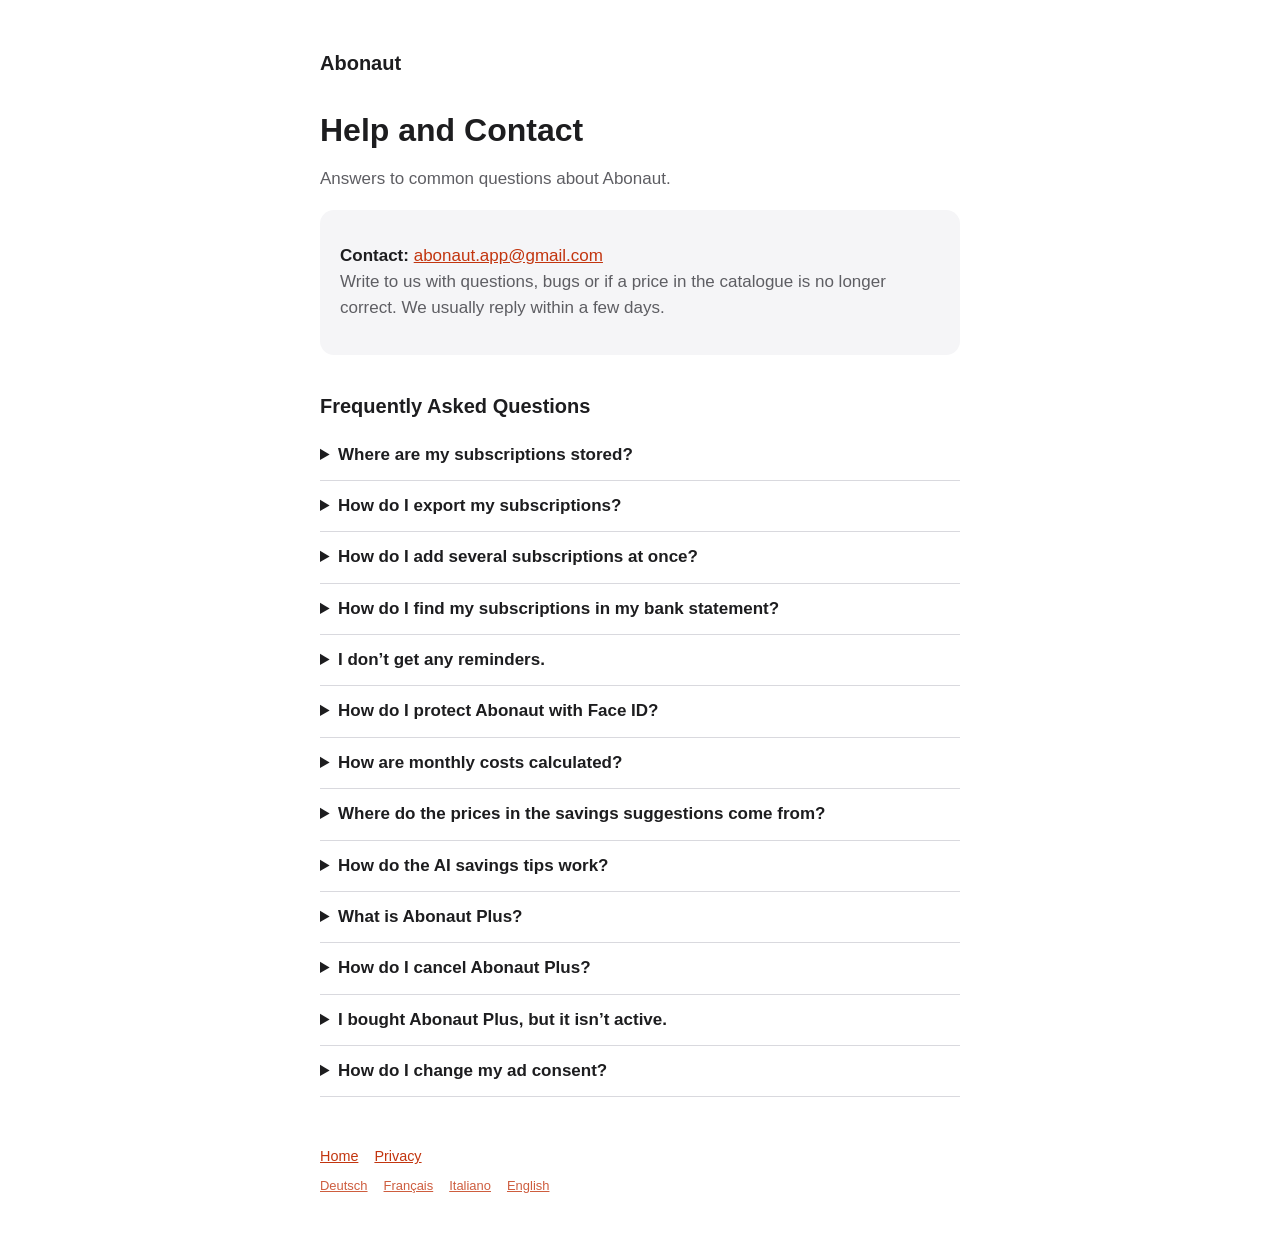
<file: en/support.html>
<!doctype html>
<html lang="en">
<head>
  <meta charset="utf-8">
  <meta name="viewport" content="width=device-width, initial-scale=1">
  <title>Help – Abonaut</title>
  <link rel="stylesheet" href="../assets/site.css">
</head>
<body>
<main>
  <header><a href="./">Abonaut</a></header>

  <h1>Help and Contact</h1>
  <p class="muted">Answers to common questions about Abonaut.</p>

  <div class="card">
    <p><strong>Contact:</strong> <a href="mailto:abonaut.app@gmail.com?subject=Abonaut">abonaut.app@gmail.com</a><br>
    <span class="muted">Write to us with questions, bugs or if a price in the catalogue is no longer correct.
    We usually reply within a few days.</span></p>
  </div>

  <h2>Frequently Asked Questions</h2>

  <details>
    <summary>Where are my subscriptions stored?</summary>
    <p>Only on your iPhone. Abonaut needs no account and has no server for your data.
    If you delete the app, the data is gone. You can back it up with the export (see below).</p>
  </details>

  <details>
    <summary>How do I export my subscriptions?</summary>
    <p>In Abonaut under <em>Settings → Export as CSV</em>. The file opens in Excel or Numbers
    and can be saved to iCloud Drive, for example.</p>
  </details>

  <details>
    <summary>How do I add several subscriptions at once?</summary>
    <p>In Abonaut, tap <em>+ → Several from Catalogue</em> and select all the providers you have.
    Then check the next payment date and add them all together.</p>
  </details>

  <details>
    <summary>How do I find my subscriptions in my bank statement?</summary>
    <p>Export the last 12 months of transactions from your e-banking or bank app as CSV, camt.053 (XML) or PDF.
    Credit card statements work too. Then tap <em>+ → From Statement</em> in Abonaut and choose the file.
    Abonaut looks for payments that repeat regularly and shows them for you to choose. The file stays on your iPhone
    and isn’t saved.</p>
    <p>Unzip zipped files first by tapping them in the Files app. Abonaut can’t read scanned PDFs without text;
    use CSV or camt.053 instead.</p>
  </details>

  <details>
    <summary>I don’t get any reminders.</summary>
    <p>Check in iOS under <em>Settings → Notifications → Abonaut</em> that notifications are allowed.
    In Abonaut under <em>Settings → Reminders</em> you can set the lead time, time of day and types of reminders.
    Open Abonaut now and then so the next reminders get scheduled.</p>
  </details>

  <details>
    <summary>How do I protect Abonaut with Face ID?</summary>
    <p>Long-press the Abonaut icon on the Home Screen and choose <em>Require Face ID</em>.
    iOS will then ask for Face ID every time you open it.</p>
  </details>

  <details>
    <summary>How are monthly costs calculated?</summary>
    <p>Each subscription is projected over a year and divided by twelve, also for weekly or custom intervals.
    For shared subscriptions, only your share counts. Paused and cancelled subscriptions don’t count, nor do those
    in a free trial. Amounts in euros or dollars are converted with the exchange rates shown.</p>
  </details>

  <details>
    <summary>Where do the prices in the savings suggestions come from?</summary>
    <p>From a provider catalogue that we check regularly. Suggestions with catalogue prices only appear if the
    price was checked within the last six months. All prices without guarantee. If you spot a wrong price,
    write to us.</p>
  </details>

  <details>
    <summary>How do the AI savings tips work?</summary>
    <p>On iPhones with Apple Intelligence, Abonaut creates personal tips for your subscriptions in the
    <em>Savings</em> tab. Everything happens on your iPhone, your subscriptions never leave the device. Abonaut checks
    every tip against your data. Tips are without guarantee.</p>
  </details>

  <details>
    <summary>What is Abonaut Plus?</summary>
    <p>An optional subscription that supports Abonaut: no ads, widgets for the Home and Lock Screen, custom
    categories and insights (costs for the next twelve months, most expensive subscriptions). Abonaut Plus is
    available monthly or yearly. Everything else stays free.</p>
  </details>

  <details>
    <summary>How do I cancel Abonaut Plus?</summary>
    <p>In Abonaut under <em>Settings → Manage Subscription</em>, or in iOS under <em>Settings → [your name]
    → Subscriptions</em>. Cancel at least 24 hours before renewal. Abonaut Plus stays active until the end of the
    paid period. Custom categories are kept.</p>
  </details>

  <details>
    <summary>I bought Abonaut Plus, but it isn’t active.</summary>
    <p>In Abonaut, open the Abonaut Plus page and tap <em>Restore Subscription</em>. Make sure you’re signed in with
    the same Apple Account as when you bought it. If that doesn’t help, write to us.</p>
  </details>

  <details>
    <summary>How do I change my ad consent?</summary>
    <p>In Abonaut under <em>Settings → Change Ad Consent</em>. You manage tracking in iOS under
    <em>Settings → Privacy &amp; Security → Tracking</em>. More in the <a href="datenschutz.html">privacy policy</a>.</p>
  </details>

  <footer>
    <nav><a href="./">Home</a><a href="datenschutz.html">Privacy</a></nav>
    <nav class="languages"><a href="../support.html">Deutsch</a><a href="../fr/support.html">Français</a><a href="../it/support.html">Italiano</a><a href="support.html">English</a></nav>
  </footer>
</main>
</body>
</html>
</file>
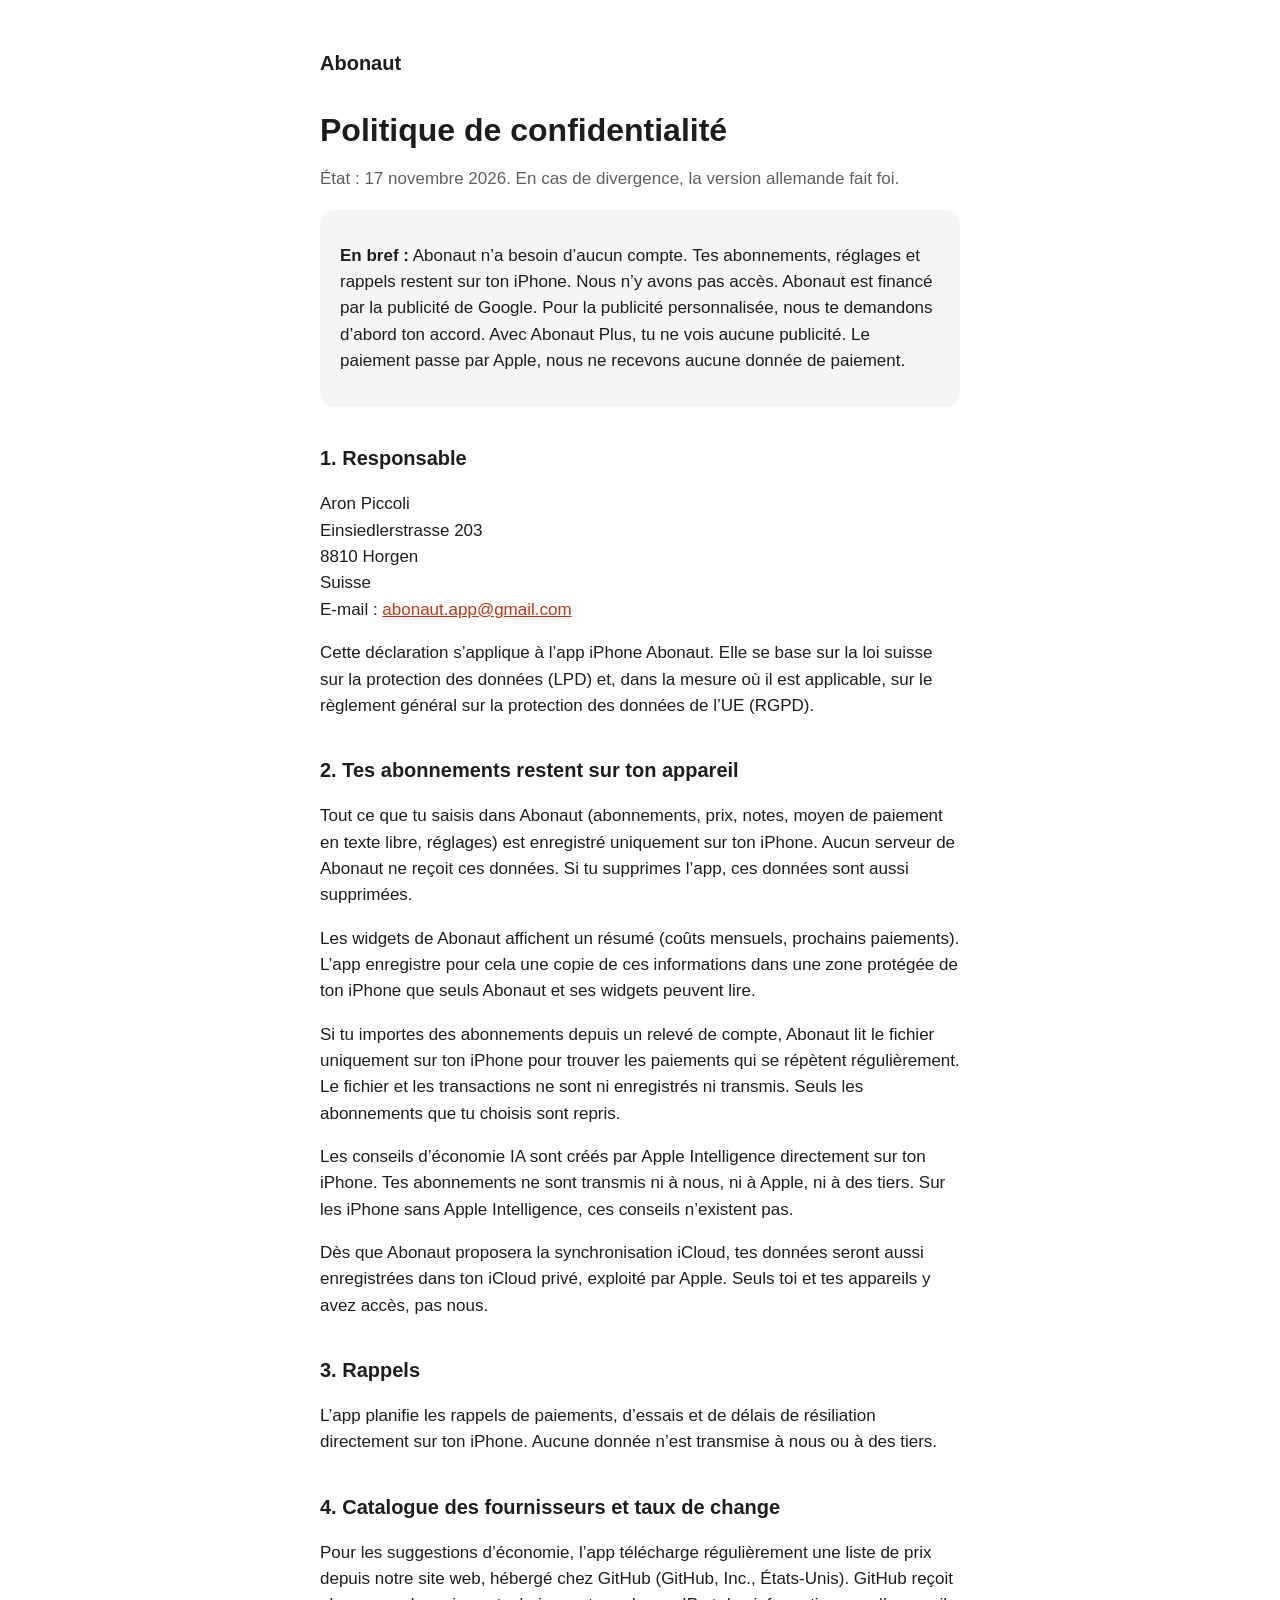
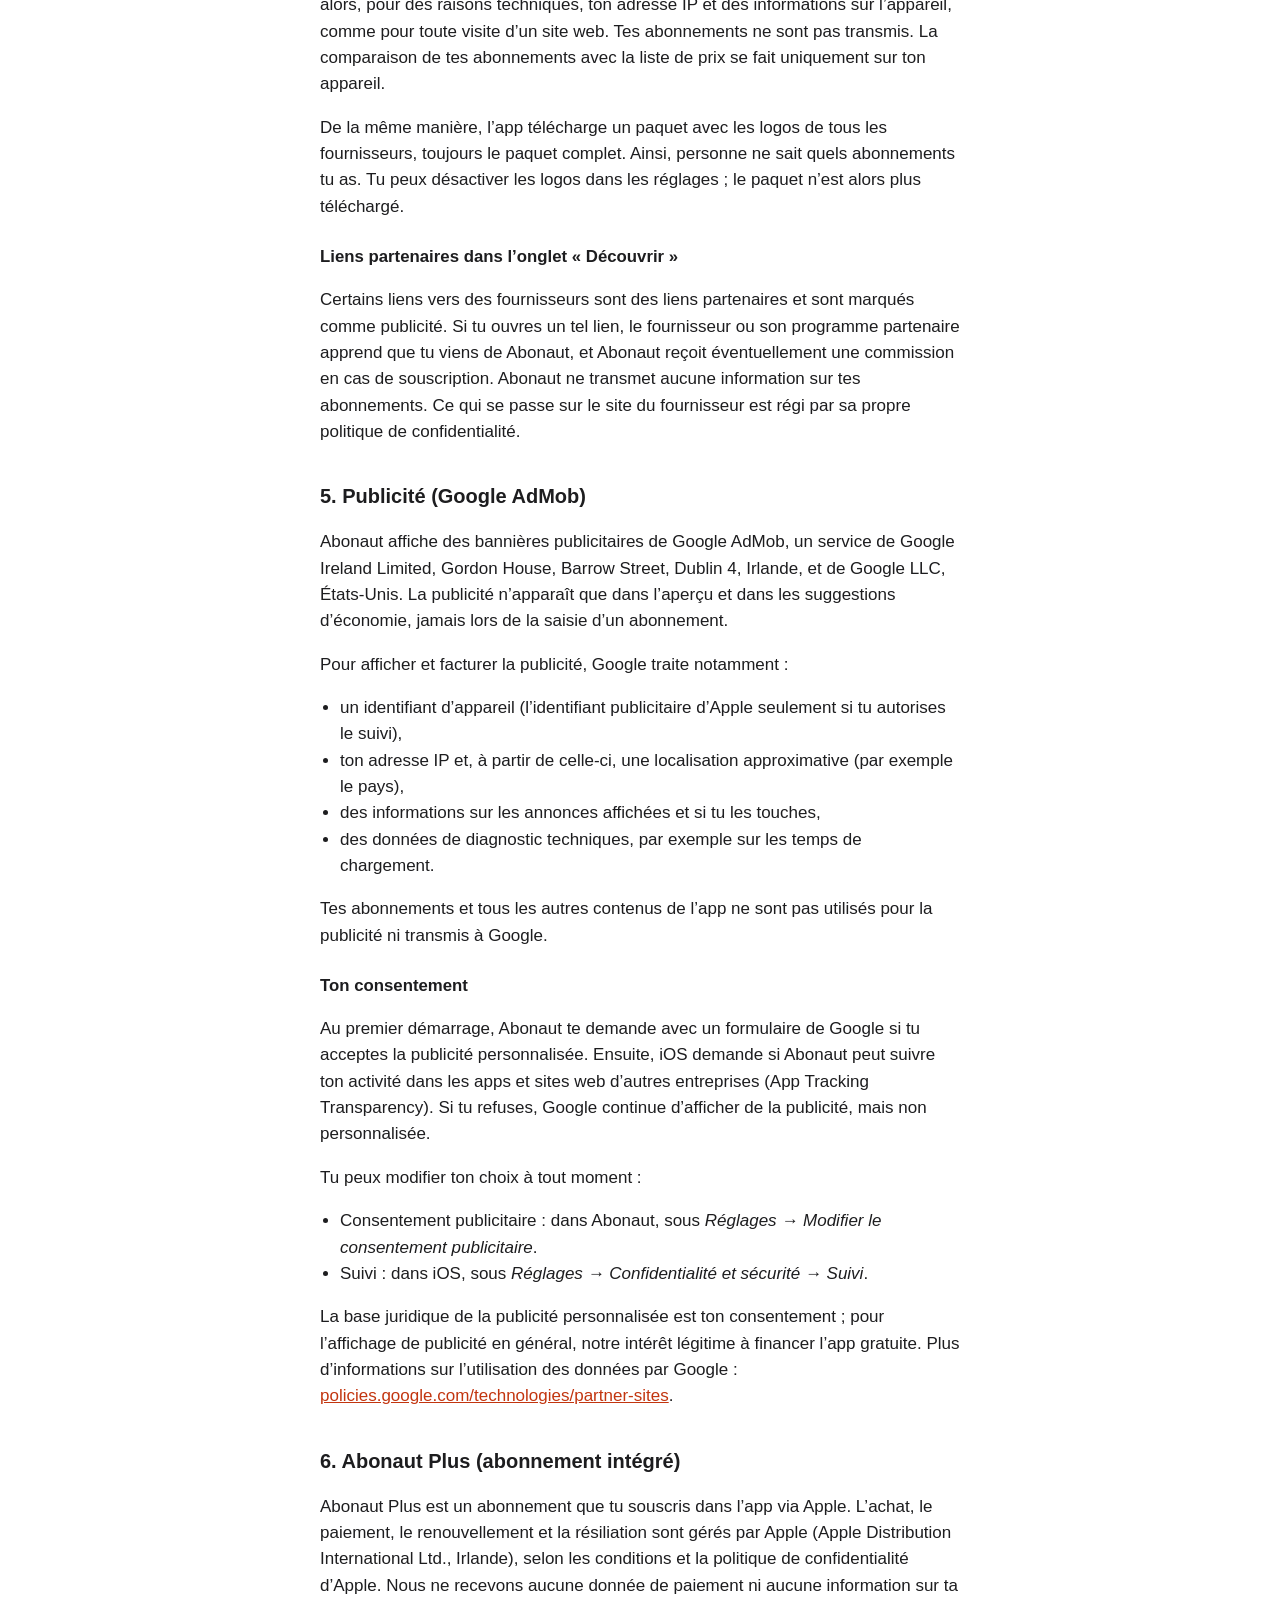
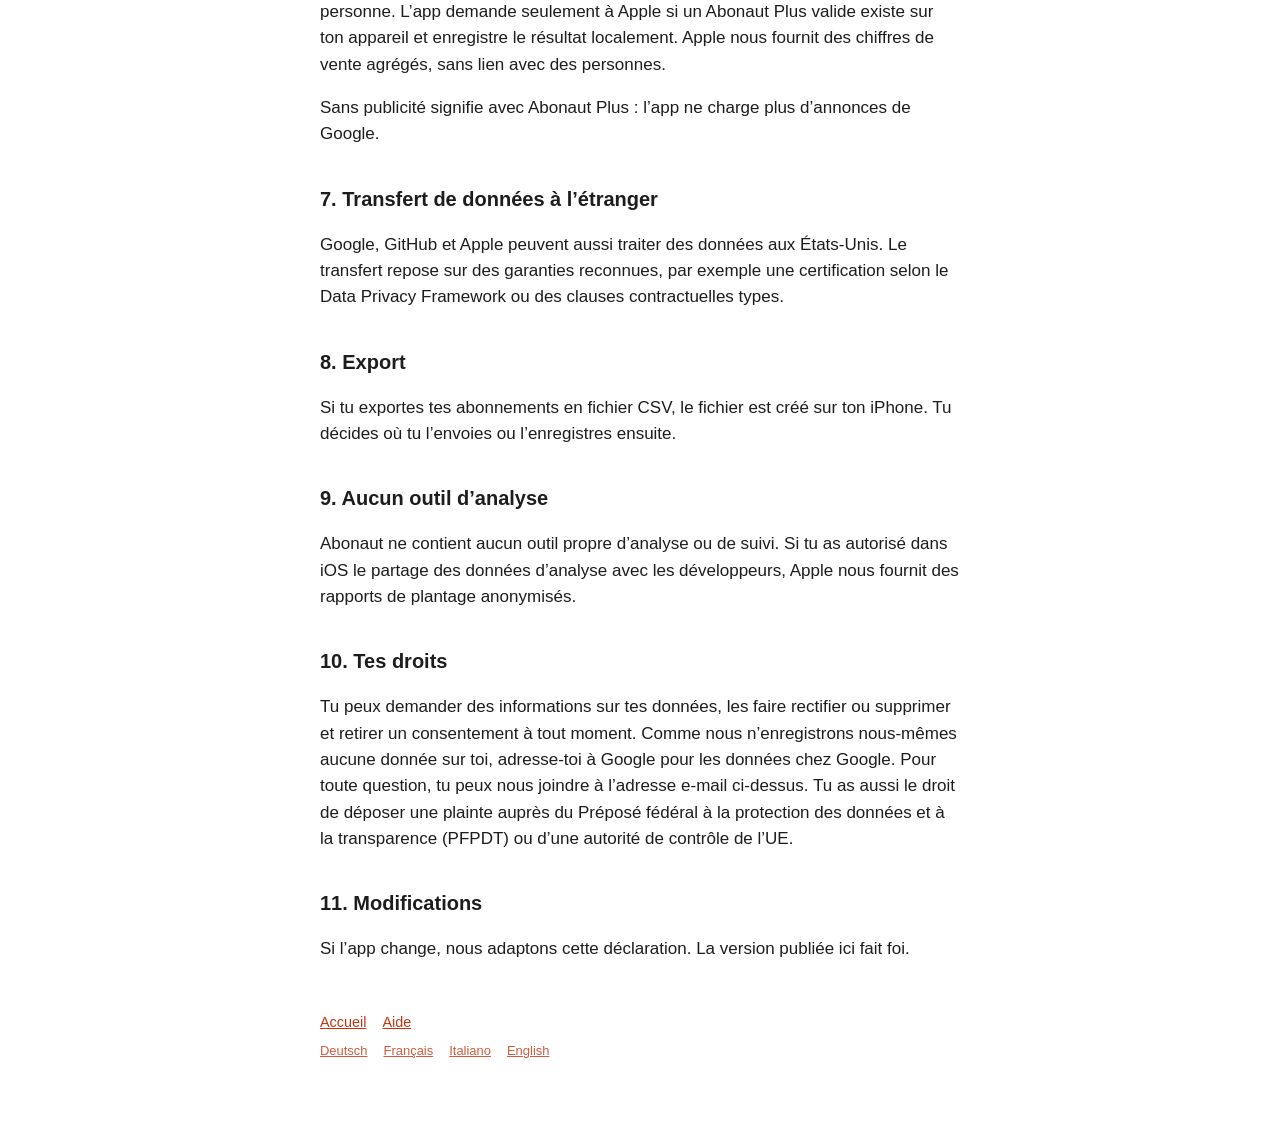
<file: fr/datenschutz.html>
<!doctype html>
<html lang="fr-CH">
<head>
  <meta charset="utf-8">
  <meta name="viewport" content="width=device-width, initial-scale=1">
  <title>Politique de confidentialité – Abonaut</title>
  <link rel="stylesheet" href="../assets/site.css">
</head>
<body>
<main>
  <header><a href="./">Abonaut</a></header>

  <h1>Politique de confidentialité</h1>
  <p class="muted">État : 17 novembre 2026. En cas de divergence, la version allemande fait foi.</p>

  <div class="card">
    <p><strong>En bref :</strong> Abonaut n’a besoin d’aucun compte. Tes abonnements, réglages et rappels restent
    sur ton iPhone. Nous n’y avons pas accès. Abonaut est financé par la publicité de Google. Pour la publicité
    personnalisée, nous te demandons d’abord ton accord. Avec Abonaut Plus, tu ne vois aucune publicité. Le paiement
    passe par Apple, nous ne recevons aucune donnée de paiement.</p>
  </div>

  <h2>1. Responsable</h2>
  <p>Aron Piccoli<br>Einsiedlerstrasse 203<br>8810 Horgen<br>Suisse<br>E-mail : <a href="mailto:abonaut.app@gmail.com">abonaut.app@gmail.com</a></p>
  <p>Cette déclaration s’applique à l’app iPhone Abonaut. Elle se base sur la loi suisse sur la protection des données (LPD)
  et, dans la mesure où il est applicable, sur le règlement général sur la protection des données de l’UE (RGPD).</p>

  <h2>2. Tes abonnements restent sur ton appareil</h2>
  <p>Tout ce que tu saisis dans Abonaut (abonnements, prix, notes, moyen de paiement en texte libre, réglages) est
  enregistré uniquement sur ton iPhone. Aucun serveur de Abonaut ne reçoit ces données. Si tu supprimes l’app,
  ces données sont aussi supprimées.</p>
  <p>Les widgets de Abonaut affichent un résumé (coûts mensuels, prochains paiements). L’app enregistre pour cela une
  copie de ces informations dans une zone protégée de ton iPhone que seuls Abonaut et ses widgets peuvent lire.</p>
  <p>Si tu importes des abonnements depuis un relevé de compte, Abonaut lit le fichier uniquement sur ton iPhone pour
  trouver les paiements qui se répètent régulièrement. Le fichier et les transactions ne sont ni enregistrés ni
  transmis. Seuls les abonnements que tu choisis sont repris.</p>
  <p>Les conseils d’économie IA sont créés par Apple Intelligence directement sur ton iPhone. Tes abonnements ne
  sont transmis ni à nous, ni à Apple, ni à des tiers. Sur les iPhone sans Apple Intelligence, ces conseils
  n’existent pas.</p>
  <p>Dès que Abonaut proposera la synchronisation iCloud, tes données seront aussi enregistrées dans ton iCloud privé,
  exploité par Apple. Seuls toi et tes appareils y avez accès, pas nous.</p>

  <h2>3. Rappels</h2>
  <p>L’app planifie les rappels de paiements, d’essais et de délais de résiliation directement sur ton iPhone.
  Aucune donnée n’est transmise à nous ou à des tiers.</p>

  <h2>4. Catalogue des fournisseurs et taux de change</h2>
  <p>Pour les suggestions d’économie, l’app télécharge régulièrement une liste de prix depuis notre site web,
  hébergé chez GitHub (GitHub, Inc., États-Unis). GitHub reçoit alors, pour des raisons techniques, ton adresse IP
  et des informations sur l’appareil, comme pour toute visite d’un site web. Tes abonnements ne sont pas transmis.
  La comparaison de tes abonnements avec la liste de prix se fait uniquement sur ton appareil.</p>
  <p>De la même manière, l’app télécharge un paquet avec les logos de tous les fournisseurs, toujours le paquet
  complet. Ainsi, personne ne sait quels abonnements tu as. Tu peux désactiver les logos dans les réglages ;
  le paquet n’est alors plus téléchargé.</p>

  <h3>Liens partenaires dans l’onglet « Découvrir »</h3>
  <p>Certains liens vers des fournisseurs sont des liens partenaires et sont marqués comme publicité. Si tu ouvres un
  tel lien, le fournisseur ou son programme partenaire apprend que tu viens de Abonaut, et Abonaut reçoit éventuellement
  une commission en cas de souscription. Abonaut ne transmet aucune information sur tes abonnements. Ce qui se passe
  sur le site du fournisseur est régi par sa propre politique de confidentialité.</p>

  <h2>5. Publicité (Google AdMob)</h2>
  <p>Abonaut affiche des bannières publicitaires de Google AdMob, un service de Google Ireland Limited, Gordon House,
  Barrow Street, Dublin 4, Irlande, et de Google LLC, États-Unis. La publicité n’apparaît que dans l’aperçu et dans
  les suggestions d’économie, jamais lors de la saisie d’un abonnement.</p>
  <p>Pour afficher et facturer la publicité, Google traite notamment :</p>
  <ul>
    <li>un identifiant d’appareil (l’identifiant publicitaire d’Apple seulement si tu autorises le suivi),</li>
    <li>ton adresse IP et, à partir de celle-ci, une localisation approximative (par exemple le pays),</li>
    <li>des informations sur les annonces affichées et si tu les touches,</li>
    <li>des données de diagnostic techniques, par exemple sur les temps de chargement.</li>
  </ul>
  <p>Tes abonnements et tous les autres contenus de l’app ne sont pas utilisés pour la publicité ni transmis à Google.</p>
  <h3>Ton consentement</h3>
  <p>Au premier démarrage, Abonaut te demande avec un formulaire de Google si tu acceptes la publicité personnalisée.
  Ensuite, iOS demande si Abonaut peut suivre ton activité dans les apps et sites web d’autres entreprises
  (App Tracking Transparency). Si tu refuses, Google continue d’afficher de la publicité, mais non personnalisée.</p>
  <p>Tu peux modifier ton choix à tout moment :</p>
  <ul>
    <li>Consentement publicitaire : dans Abonaut, sous <em>Réglages → Modifier le consentement publicitaire</em>.</li>
    <li>Suivi : dans iOS, sous <em>Réglages → Confidentialité et sécurité → Suivi</em>.</li>
  </ul>
  <p>La base juridique de la publicité personnalisée est ton consentement ; pour l’affichage de publicité en
  général, notre intérêt légitime à financer l’app gratuite. Plus d’informations sur l’utilisation des données par
  Google : <a href="https://policies.google.com/technologies/partner-sites?hl=fr">policies.google.com/technologies/partner-sites</a>.</p>

  <h2>6. Abonaut Plus (abonnement intégré)</h2>
  <p>Abonaut Plus est un abonnement que tu souscris dans l’app via Apple. L’achat, le paiement, le renouvellement et la
  résiliation sont gérés par Apple (Apple Distribution International Ltd., Irlande), selon les conditions et la
  politique de confidentialité d’Apple. Nous ne recevons aucune donnée de paiement ni aucune information sur ta
  personne. L’app demande seulement à Apple si un Abonaut Plus valide existe sur ton appareil et enregistre le résultat
  localement. Apple nous fournit des chiffres de vente agrégés, sans lien avec des personnes.</p>
  <p>Sans publicité signifie avec Abonaut Plus : l’app ne charge plus d’annonces de Google.</p>

  <h2>7. Transfert de données à l’étranger</h2>
  <p>Google, GitHub et Apple peuvent aussi traiter des données aux États-Unis. Le transfert repose sur des garanties
  reconnues, par exemple une certification selon le Data Privacy Framework ou des clauses contractuelles types.</p>

  <h2>8. Export</h2>
  <p>Si tu exportes tes abonnements en fichier CSV, le fichier est créé sur ton iPhone. Tu décides où tu l’envoies
  ou l’enregistres ensuite.</p>

  <h2>9. Aucun outil d’analyse</h2>
  <p>Abonaut ne contient aucun outil propre d’analyse ou de suivi. Si tu as autorisé dans iOS le partage des données
  d’analyse avec les développeurs, Apple nous fournit des rapports de plantage anonymisés.</p>

  <h2>10. Tes droits</h2>
  <p>Tu peux demander des informations sur tes données, les faire rectifier ou supprimer et retirer un consentement
  à tout moment. Comme nous n’enregistrons nous-mêmes aucune donnée sur toi, adresse-toi à Google pour les données
  chez Google. Pour toute question, tu peux nous joindre à l’adresse e-mail ci-dessus. Tu as aussi le droit de
  déposer une plainte auprès du Préposé fédéral à la protection des données et à la transparence (PFPDT) ou
  d’une autorité de contrôle de l’UE.</p>

  <h2>11. Modifications</h2>
  <p>Si l’app change, nous adaptons cette déclaration. La version publiée ici fait foi.</p>

  <footer>
    <nav><a href="./">Accueil</a><a href="support.html">Aide</a></nav>
    <nav class="languages"><a href="../datenschutz.html">Deutsch</a><a href="datenschutz.html">Français</a><a href="../it/datenschutz.html">Italiano</a><a href="../en/datenschutz.html">English</a></nav>
  </footer>
</main>
</body>
</html>
</file>
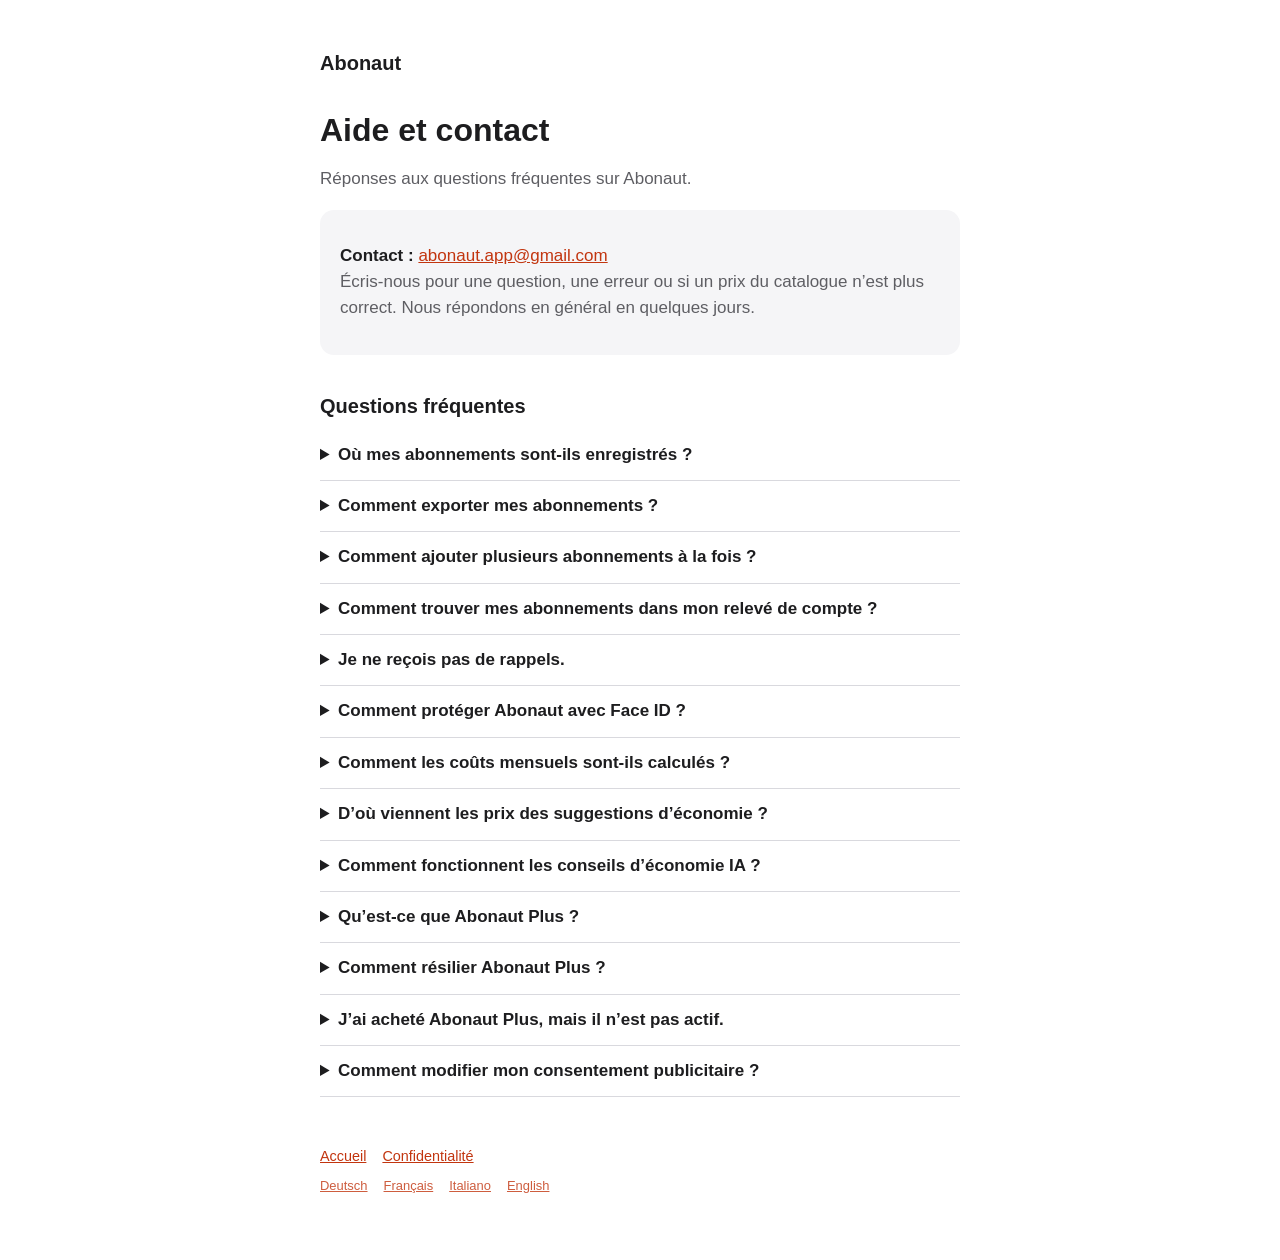
<file: fr/support.html>
<!doctype html>
<html lang="fr-CH">
<head>
  <meta charset="utf-8">
  <meta name="viewport" content="width=device-width, initial-scale=1">
  <title>Aide – Abonaut</title>
  <link rel="stylesheet" href="../assets/site.css">
</head>
<body>
<main>
  <header><a href="./">Abonaut</a></header>

  <h1>Aide et contact</h1>
  <p class="muted">Réponses aux questions fréquentes sur Abonaut.</p>

  <div class="card">
    <p><strong>Contact :</strong> <a href="mailto:abonaut.app@gmail.com?subject=Abonaut">abonaut.app@gmail.com</a><br>
    <span class="muted">Écris-nous pour une question, une erreur ou si un prix du catalogue n’est plus correct.
    Nous répondons en général en quelques jours.</span></p>
  </div>

  <h2>Questions fréquentes</h2>

  <details>
    <summary>Où mes abonnements sont-ils enregistrés ?</summary>
    <p>Uniquement sur ton iPhone. Abonaut n’a besoin d’aucun compte et n’a pas de serveur pour tes données.
    Si tu supprimes l’app, les données disparaissent. Tu peux les sauvegarder avec l’export (voir ci-dessous).</p>
  </details>

  <details>
    <summary>Comment exporter mes abonnements ?</summary>
    <p>Dans Abonaut, sous <em>Réglages → Exporter en CSV</em>. Le fichier s’ouvre avec Excel ou Numbers
    et peut par exemple être sauvegardé dans iCloud Drive.</p>
  </details>

  <details>
    <summary>Comment ajouter plusieurs abonnements à la fois ?</summary>
    <p>Dans Abonaut, touche <em>+ → Plusieurs depuis le catalogue</em> et choisis tous les fournisseurs que tu as.
    Vérifie ensuite la date du prochain paiement et ajoute-les tous ensemble.</p>
  </details>

  <details>
    <summary>Comment trouver mes abonnements dans mon relevé de compte ?</summary>
    <p>Exporte les transactions des 12 derniers mois depuis l’e-banking ou l’app de ta banque en CSV,
    camt.053 (XML) ou PDF. Les relevés de carte de crédit fonctionnent aussi. Touche ensuite dans Abonaut
    <em>+ → Depuis un relevé</em> et choisis le fichier. Abonaut cherche les paiements qui se répètent régulièrement
    et te les propose. Le fichier reste sur ton iPhone et n’est pas enregistré.</p>
    <p>Décompresse d’abord les fichiers zip dans l’app Fichiers en les touchant. Abonaut ne peut pas lire les PDF
    scannés sans texte ; utilise alors CSV ou camt.053.</p>
  </details>

  <details>
    <summary>Je ne reçois pas de rappels.</summary>
    <p>Vérifie dans iOS sous <em>Réglages → Notifications → Abonaut</em> que les notifications sont autorisées.
    Dans Abonaut, sous <em>Réglages → Rappels</em>, tu peux régler le délai, l’heure et les types de rappels.
    Ouvre Abonaut de temps en temps pour que les prochains rappels soient planifiés.</p>
  </details>

  <details>
    <summary>Comment protéger Abonaut avec Face ID ?</summary>
    <p>Appuie longuement sur l’icône de Abonaut sur l’écran d’accueil et choisis <em>Exiger Face ID</em>.
    iOS demandera ensuite Face ID à chaque ouverture.</p>
  </details>

  <details>
    <summary>Comment les coûts mensuels sont-ils calculés ?</summary>
    <p>Chaque abonnement est extrapolé sur un an puis divisé par douze, aussi pour les intervalles hebdomadaires
    ou personnalisés. Pour les abonnements partagés, seule ta part compte. Les abonnements en pause ou résiliés ne
    comptent pas, pas plus que ceux en essai gratuit. Les montants en euros ou en dollars sont convertis aux taux
    de change affichés.</p>
  </details>

  <details>
    <summary>D’où viennent les prix des suggestions d’économie ?</summary>
    <p>D’un catalogue de fournisseurs que nous vérifions régulièrement. Les suggestions avec des prix du catalogue
    n’apparaissent que si le prix a été vérifié au cours des six derniers mois. Tous les prix sans garantie. Si tu
    remarques un prix erroné, écris-nous.</p>
  </details>

  <details>
    <summary>Comment fonctionnent les conseils d’économie IA ?</summary>
    <p>Sur les iPhone avec Apple Intelligence, Abonaut crée dans l’onglet <em>Économiser</em> des conseils personnels
    pour tes abonnements. Tout se passe sur ton iPhone, tes abonnements ne quittent pas l’appareil. Abonaut vérifie
    chaque conseil par rapport à tes données. Les conseils restent sans garantie.</p>
  </details>

  <details>
    <summary>Qu’est-ce que Abonaut Plus ?</summary>
    <p>Un abonnement facultatif qui soutient Abonaut : sans publicité, widgets pour l’écran d’accueil et l’écran
    verrouillé, catégories personnalisées et analyses (coûts des douze prochains mois, abonnements les plus chers).
    Abonaut Plus existe en version mensuelle ou annuelle. Tout le reste reste gratuit.</p>
  </details>

  <details>
    <summary>Comment résilier Abonaut Plus ?</summary>
    <p>Dans Abonaut, sous <em>Réglages → Gérer l’abonnement</em>, ou dans iOS sous <em>Réglages → [ton nom]
    → Abonnements</em>. Résilie au plus tard 24 heures avant le renouvellement. Abonaut Plus reste actif jusqu’à
    la fin de la période payée. Les catégories personnalisées sont conservées.</p>
  </details>

  <details>
    <summary>J’ai acheté Abonaut Plus, mais il n’est pas actif.</summary>
    <p>Dans Abonaut, ouvre la page Abonaut Plus et touche <em>Restaurer l’abonnement</em>. Vérifie que tu es connecté
    avec le même identifiant Apple que lors de l’achat. Si cela n’aide pas, écris-nous.</p>
  </details>

  <details>
    <summary>Comment modifier mon consentement publicitaire ?</summary>
    <p>Dans Abonaut, sous <em>Réglages → Modifier le consentement publicitaire</em>. Tu gères le suivi dans iOS
    sous <em>Réglages → Confidentialité et sécurité → Suivi</em>. Plus d’informations dans la
    <a href="datenschutz.html">politique de confidentialité</a>.</p>
  </details>

  <footer>
    <nav><a href="./">Accueil</a><a href="datenschutz.html">Confidentialité</a></nav>
    <nav class="languages"><a href="../support.html">Deutsch</a><a href="support.html">Français</a><a href="../it/support.html">Italiano</a><a href="../en/support.html">English</a></nav>
  </footer>
</main>
</body>
</html>
</file>
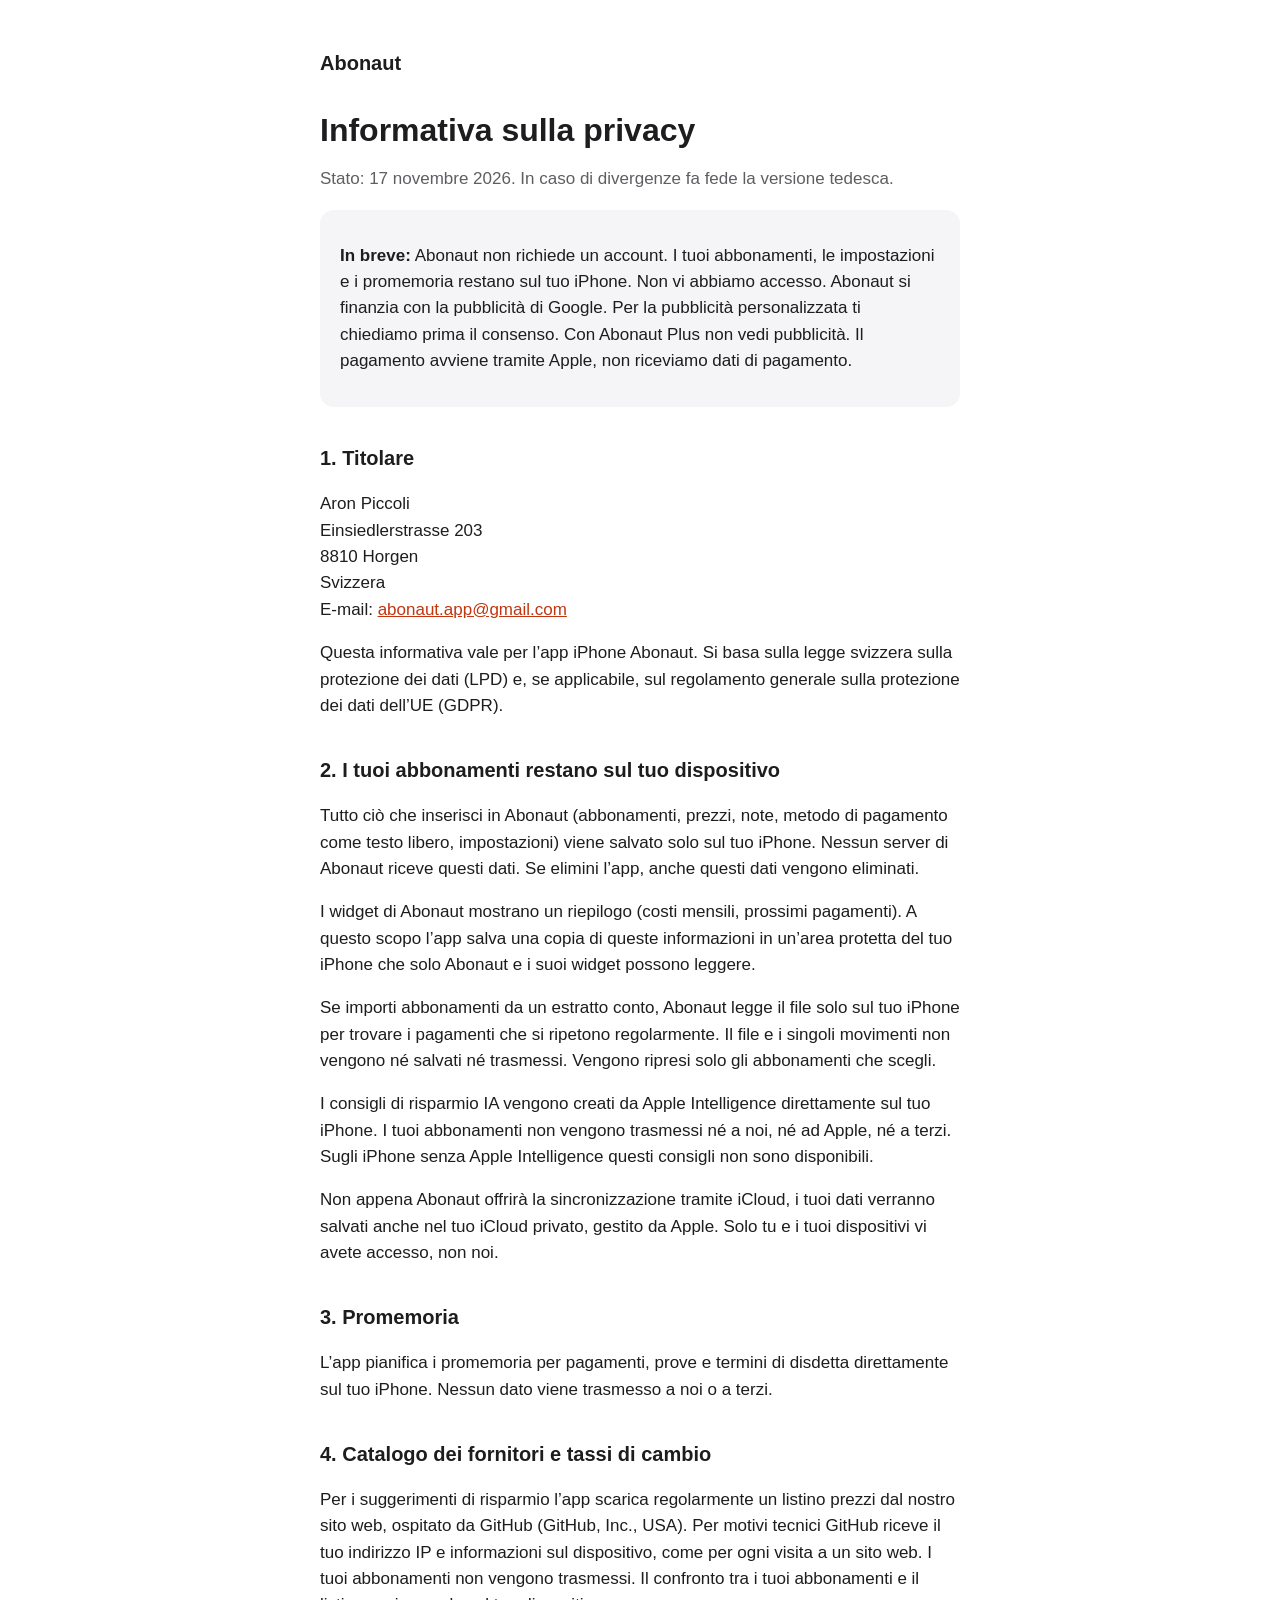
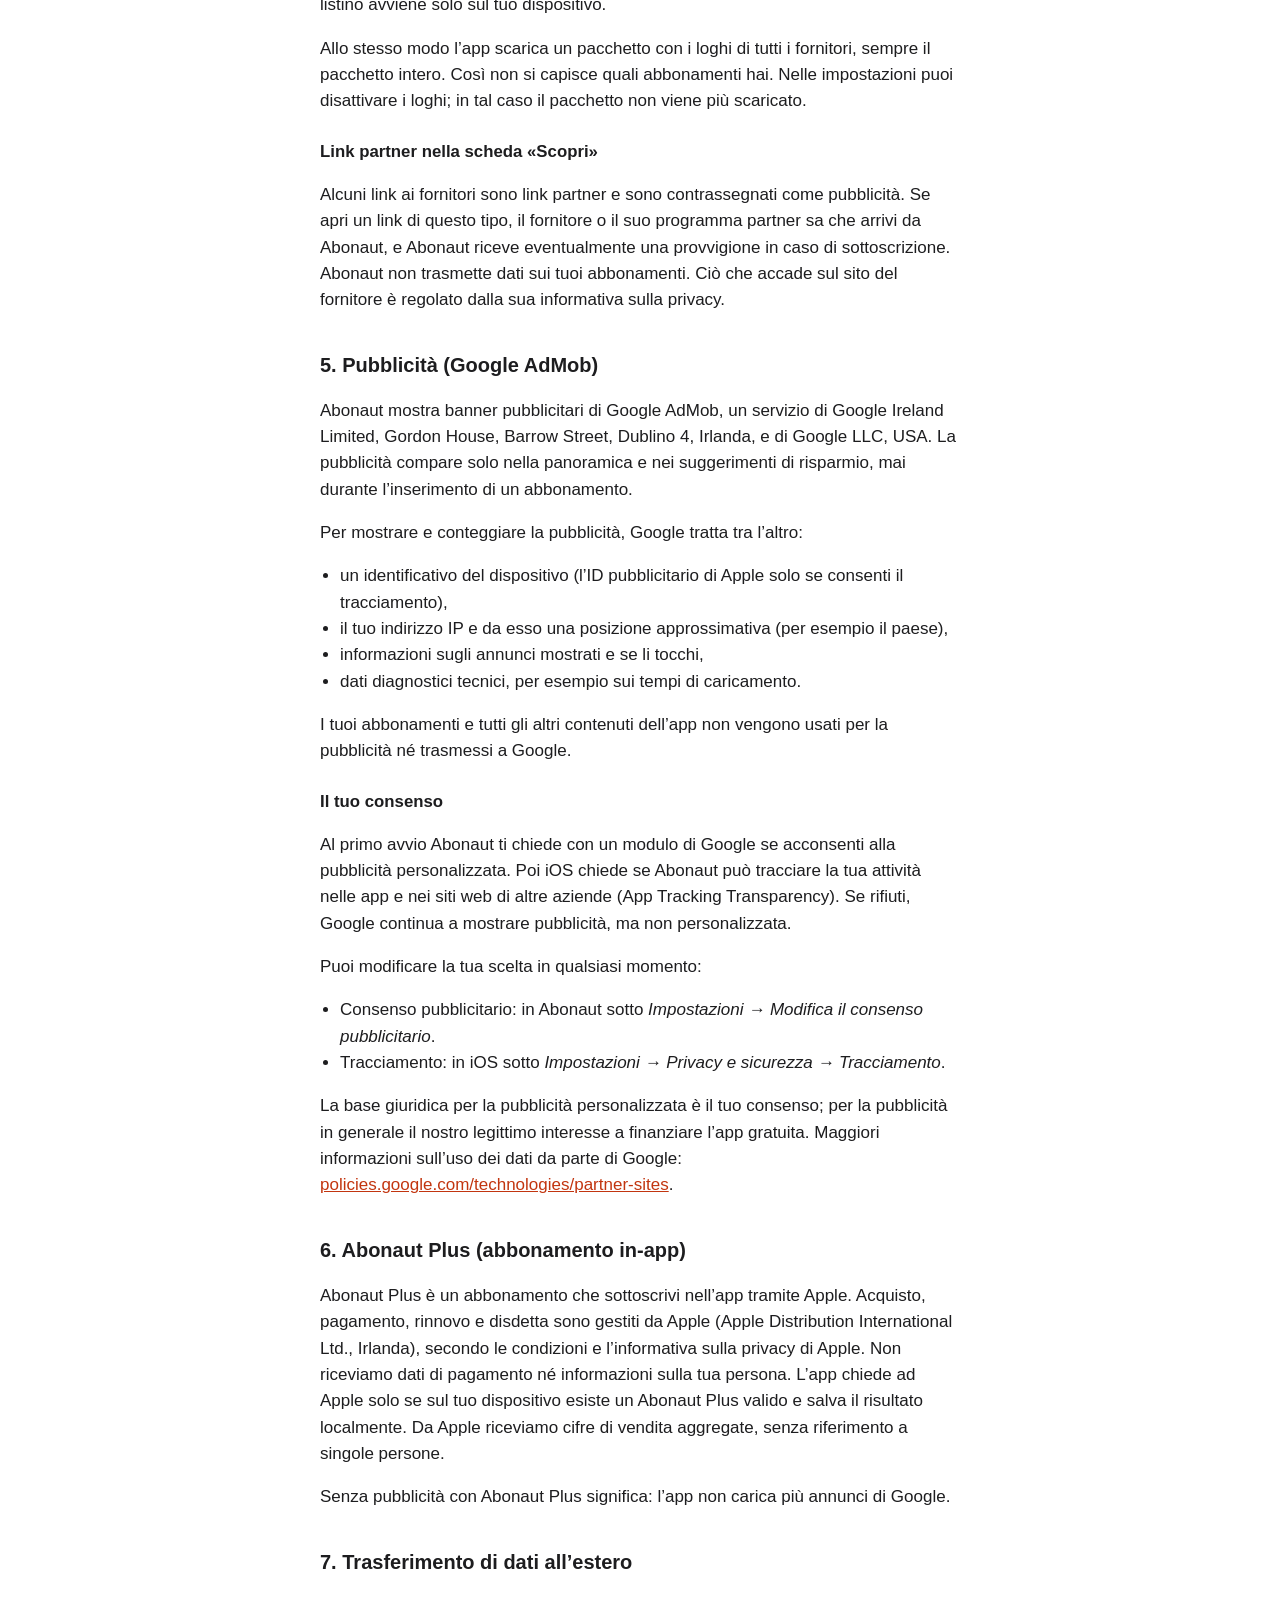
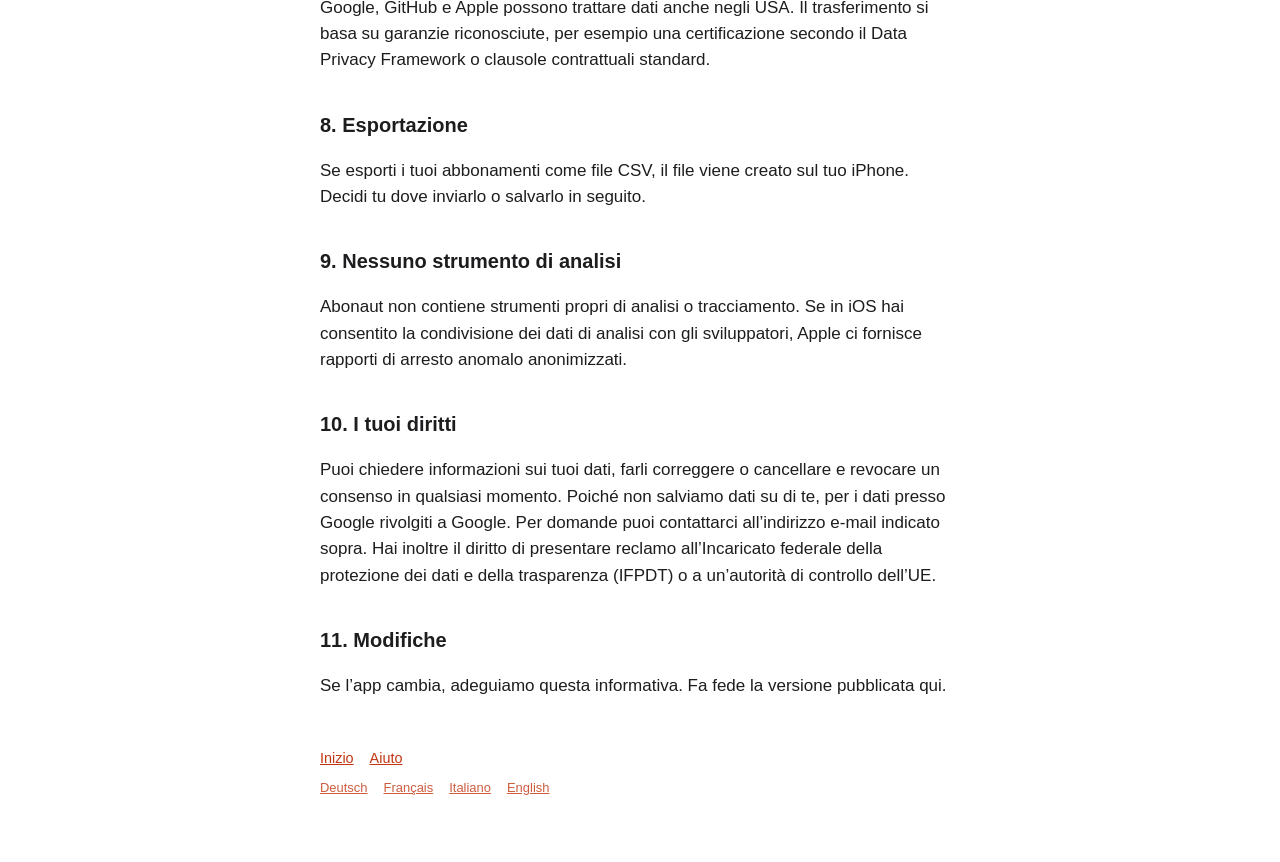
<file: it/datenschutz.html>
<!doctype html>
<html lang="it-CH">
<head>
  <meta charset="utf-8">
  <meta name="viewport" content="width=device-width, initial-scale=1">
  <title>Informativa sulla privacy – Abonaut</title>
  <link rel="stylesheet" href="../assets/site.css">
</head>
<body>
<main>
  <header><a href="./">Abonaut</a></header>

  <h1>Informativa sulla privacy</h1>
  <p class="muted">Stato: 17 novembre 2026. In caso di divergenze fa fede la versione tedesca.</p>

  <div class="card">
    <p><strong>In breve:</strong> Abonaut non richiede un account. I tuoi abbonamenti, le impostazioni e i promemoria
    restano sul tuo iPhone. Non vi abbiamo accesso. Abonaut si finanzia con la pubblicità di Google. Per la pubblicità
    personalizzata ti chiediamo prima il consenso. Con Abonaut Plus non vedi pubblicità. Il pagamento avviene tramite
    Apple, non riceviamo dati di pagamento.</p>
  </div>

  <h2>1. Titolare</h2>
  <p>Aron Piccoli<br>Einsiedlerstrasse 203<br>8810 Horgen<br>Svizzera<br>E-mail: <a href="mailto:abonaut.app@gmail.com">abonaut.app@gmail.com</a></p>
  <p>Questa informativa vale per l’app iPhone Abonaut. Si basa sulla legge svizzera sulla protezione dei dati (LPD)
  e, se applicabile, sul regolamento generale sulla protezione dei dati dell’UE (GDPR).</p>

  <h2>2. I tuoi abbonamenti restano sul tuo dispositivo</h2>
  <p>Tutto ciò che inserisci in Abonaut (abbonamenti, prezzi, note, metodo di pagamento come testo libero, impostazioni)
  viene salvato solo sul tuo iPhone. Nessun server di Abonaut riceve questi dati. Se elimini l’app, anche questi dati
  vengono eliminati.</p>
  <p>I widget di Abonaut mostrano un riepilogo (costi mensili, prossimi pagamenti). A questo scopo l’app salva una copia
  di queste informazioni in un’area protetta del tuo iPhone che solo Abonaut e i suoi widget possono leggere.</p>
  <p>Se importi abbonamenti da un estratto conto, Abonaut legge il file solo sul tuo iPhone per trovare i pagamenti che
  si ripetono regolarmente. Il file e i singoli movimenti non vengono né salvati né trasmessi. Vengono ripresi solo
  gli abbonamenti che scegli.</p>
  <p>I consigli di risparmio IA vengono creati da Apple Intelligence direttamente sul tuo iPhone. I tuoi abbonamenti
  non vengono trasmessi né a noi, né ad Apple, né a terzi. Sugli iPhone senza Apple Intelligence questi consigli non
  sono disponibili.</p>
  <p>Non appena Abonaut offrirà la sincronizzazione tramite iCloud, i tuoi dati verranno salvati anche nel tuo iCloud
  privato, gestito da Apple. Solo tu e i tuoi dispositivi vi avete accesso, non noi.</p>

  <h2>3. Promemoria</h2>
  <p>L’app pianifica i promemoria per pagamenti, prove e termini di disdetta direttamente sul tuo iPhone. Nessun dato
  viene trasmesso a noi o a terzi.</p>

  <h2>4. Catalogo dei fornitori e tassi di cambio</h2>
  <p>Per i suggerimenti di risparmio l’app scarica regolarmente un listino prezzi dal nostro sito web, ospitato da
  GitHub (GitHub, Inc., USA). Per motivi tecnici GitHub riceve il tuo indirizzo IP e informazioni sul dispositivo,
  come per ogni visita a un sito web. I tuoi abbonamenti non vengono trasmessi. Il confronto tra i tuoi abbonamenti
  e il listino avviene solo sul tuo dispositivo.</p>
  <p>Allo stesso modo l’app scarica un pacchetto con i loghi di tutti i fornitori, sempre il pacchetto intero. Così
  non si capisce quali abbonamenti hai. Nelle impostazioni puoi disattivare i loghi; in tal caso il pacchetto non
  viene più scaricato.</p>

  <h3>Link partner nella scheda «Scopri»</h3>
  <p>Alcuni link ai fornitori sono link partner e sono contrassegnati come pubblicità. Se apri un link di questo tipo,
  il fornitore o il suo programma partner sa che arrivi da Abonaut, e Abonaut riceve eventualmente una provvigione in caso
  di sottoscrizione. Abonaut non trasmette dati sui tuoi abbonamenti. Ciò che accade sul sito del fornitore è regolato
  dalla sua informativa sulla privacy.</p>

  <h2>5. Pubblicità (Google AdMob)</h2>
  <p>Abonaut mostra banner pubblicitari di Google AdMob, un servizio di Google Ireland Limited, Gordon House, Barrow Street,
  Dublino 4, Irlanda, e di Google LLC, USA. La pubblicità compare solo nella panoramica e nei suggerimenti di risparmio,
  mai durante l’inserimento di un abbonamento.</p>
  <p>Per mostrare e conteggiare la pubblicità, Google tratta tra l’altro:</p>
  <ul>
    <li>un identificativo del dispositivo (l’ID pubblicitario di Apple solo se consenti il tracciamento),</li>
    <li>il tuo indirizzo IP e da esso una posizione approssimativa (per esempio il paese),</li>
    <li>informazioni sugli annunci mostrati e se li tocchi,</li>
    <li>dati diagnostici tecnici, per esempio sui tempi di caricamento.</li>
  </ul>
  <p>I tuoi abbonamenti e tutti gli altri contenuti dell’app non vengono usati per la pubblicità né trasmessi a Google.</p>
  <h3>Il tuo consenso</h3>
  <p>Al primo avvio Abonaut ti chiede con un modulo di Google se acconsenti alla pubblicità personalizzata. Poi iOS
  chiede se Abonaut può tracciare la tua attività nelle app e nei siti web di altre aziende (App Tracking Transparency).
  Se rifiuti, Google continua a mostrare pubblicità, ma non personalizzata.</p>
  <p>Puoi modificare la tua scelta in qualsiasi momento:</p>
  <ul>
    <li>Consenso pubblicitario: in Abonaut sotto <em>Impostazioni → Modifica il consenso pubblicitario</em>.</li>
    <li>Tracciamento: in iOS sotto <em>Impostazioni → Privacy e sicurezza → Tracciamento</em>.</li>
  </ul>
  <p>La base giuridica per la pubblicità personalizzata è il tuo consenso; per la pubblicità in generale il nostro
  legittimo interesse a finanziare l’app gratuita. Maggiori informazioni sull’uso dei dati da parte di Google:
  <a href="https://policies.google.com/technologies/partner-sites?hl=it">policies.google.com/technologies/partner-sites</a>.</p>

  <h2>6. Abonaut Plus (abbonamento in-app)</h2>
  <p>Abonaut Plus è un abbonamento che sottoscrivi nell’app tramite Apple. Acquisto, pagamento, rinnovo e disdetta sono
  gestiti da Apple (Apple Distribution International Ltd., Irlanda), secondo le condizioni e l’informativa sulla privacy
  di Apple. Non riceviamo dati di pagamento né informazioni sulla tua persona. L’app chiede ad Apple solo se sul tuo
  dispositivo esiste un Abonaut Plus valido e salva il risultato localmente. Da Apple riceviamo cifre di vendita
  aggregate, senza riferimento a singole persone.</p>
  <p>Senza pubblicità con Abonaut Plus significa: l’app non carica più annunci di Google.</p>

  <h2>7. Trasferimento di dati all’estero</h2>
  <p>Google, GitHub e Apple possono trattare dati anche negli USA. Il trasferimento si basa su garanzie riconosciute,
  per esempio una certificazione secondo il Data Privacy Framework o clausole contrattuali standard.</p>

  <h2>8. Esportazione</h2>
  <p>Se esporti i tuoi abbonamenti come file CSV, il file viene creato sul tuo iPhone. Decidi tu dove inviarlo o
  salvarlo in seguito.</p>

  <h2>9. Nessuno strumento di analisi</h2>
  <p>Abonaut non contiene strumenti propri di analisi o tracciamento. Se in iOS hai consentito la condivisione dei dati
  di analisi con gli sviluppatori, Apple ci fornisce rapporti di arresto anomalo anonimizzati.</p>

  <h2>10. I tuoi diritti</h2>
  <p>Puoi chiedere informazioni sui tuoi dati, farli correggere o cancellare e revocare un consenso in qualsiasi
  momento. Poiché non salviamo dati su di te, per i dati presso Google rivolgiti a Google. Per domande puoi
  contattarci all’indirizzo e-mail indicato sopra. Hai inoltre il diritto di presentare reclamo all’Incaricato
  federale della protezione dei dati e della trasparenza (IFPDT) o a un’autorità di controllo dell’UE.</p>

  <h2>11. Modifiche</h2>
  <p>Se l’app cambia, adeguiamo questa informativa. Fa fede la versione pubblicata qui.</p>

  <footer>
    <nav><a href="./">Inizio</a><a href="support.html">Aiuto</a></nav>
    <nav class="languages"><a href="../datenschutz.html">Deutsch</a><a href="../fr/datenschutz.html">Français</a><a href="datenschutz.html">Italiano</a><a href="../en/datenschutz.html">English</a></nav>
  </footer>
</main>
</body>
</html>
</file>
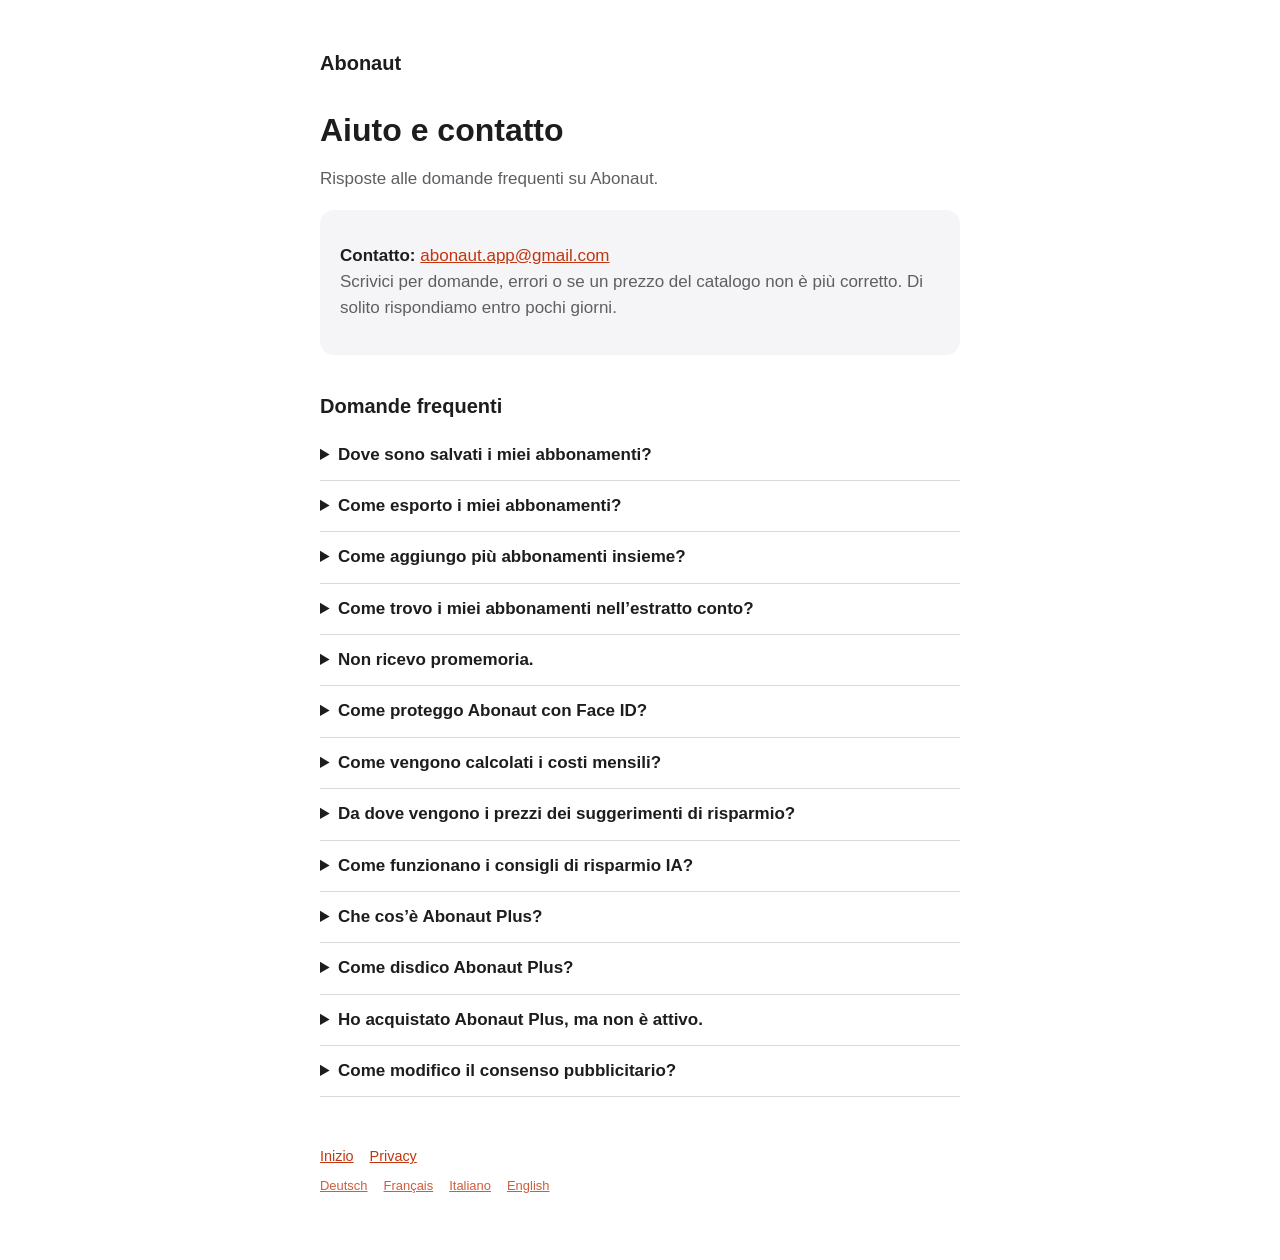
<file: it/support.html>
<!doctype html>
<html lang="it-CH">
<head>
  <meta charset="utf-8">
  <meta name="viewport" content="width=device-width, initial-scale=1">
  <title>Aiuto – Abonaut</title>
  <link rel="stylesheet" href="../assets/site.css">
</head>
<body>
<main>
  <header><a href="./">Abonaut</a></header>

  <h1>Aiuto e contatto</h1>
  <p class="muted">Risposte alle domande frequenti su Abonaut.</p>

  <div class="card">
    <p><strong>Contatto:</strong> <a href="mailto:abonaut.app@gmail.com?subject=Abonaut">abonaut.app@gmail.com</a><br>
    <span class="muted">Scrivici per domande, errori o se un prezzo del catalogo non è più corretto.
    Di solito rispondiamo entro pochi giorni.</span></p>
  </div>

  <h2>Domande frequenti</h2>

  <details>
    <summary>Dove sono salvati i miei abbonamenti?</summary>
    <p>Solo sul tuo iPhone. Abonaut non richiede un account e non ha un server per i tuoi dati.
    Se elimini l’app, i dati spariscono. Puoi salvarli con l’esportazione (vedi sotto).</p>
  </details>

  <details>
    <summary>Come esporto i miei abbonamenti?</summary>
    <p>In Abonaut sotto <em>Impostazioni → Esporta come CSV</em>. Il file si apre con Excel o Numbers
    e si può salvare per esempio in iCloud Drive.</p>
  </details>

  <details>
    <summary>Come aggiungo più abbonamenti insieme?</summary>
    <p>In Abonaut tocca <em>+ → Più dal catalogo</em> e scegli tutti i fornitori che hai.
    Poi controlla la data del prossimo pagamento e aggiungili tutti insieme.</p>
  </details>

  <details>
    <summary>Come trovo i miei abbonamenti nell’estratto conto?</summary>
    <p>Esporta i movimenti degli ultimi 12 mesi dall’e-banking o dall’app della tua banca come CSV,
    camt.053 (XML) o PDF. Funzionano anche gli estratti della carta di credito. Poi in Abonaut tocca
    <em>+ → Da estratto conto</em> e scegli il file. Abonaut cerca i pagamenti che si ripetono regolarmente
    e te li propone. Il file resta sul tuo iPhone e non viene salvato.</p>
    <p>Decomprimi prima i file zip nell’app File toccandoli. Abonaut non può leggere PDF scansionati senza testo;
    in quel caso usa CSV o camt.053.</p>
  </details>

  <details>
    <summary>Non ricevo promemoria.</summary>
    <p>Verifica in iOS sotto <em>Impostazioni → Notifiche → Abonaut</em> che le notifiche siano consentite.
    In Abonaut sotto <em>Impostazioni → Promemoria</em> puoi impostare preavviso, ora e tipi di promemoria.
    Apri Abonaut ogni tanto affinché vengano pianificati i prossimi promemoria.</p>
  </details>

  <details>
    <summary>Come proteggo Abonaut con Face ID?</summary>
    <p>Tieni premuta l’icona di Abonaut nella schermata Home e scegli <em>Richiedi Face ID</em>.
    In seguito iOS chiede Face ID a ogni apertura.</p>
  </details>

  <details>
    <summary>Come vengono calcolati i costi mensili?</summary>
    <p>Ogni abbonamento viene riportato su un anno e diviso per dodici, anche per intervalli settimanali o
    personalizzati. Per gli abbonamenti condivisi conta solo la tua quota. Gli abbonamenti in pausa o disdetti non
    contano, e nemmeno quelli in prova gratuita. Gli importi in euro o dollari vengono convertiti con i tassi di
    cambio indicati.</p>
  </details>

  <details>
    <summary>Da dove vengono i prezzi dei suggerimenti di risparmio?</summary>
    <p>Da un catalogo di fornitori che verifichiamo regolarmente. I suggerimenti con prezzi del catalogo compaiono
    solo se il prezzo è stato verificato negli ultimi sei mesi. Tutti i prezzi senza garanzia. Se noti un prezzo
    sbagliato, scrivici.</p>
  </details>

  <details>
    <summary>Come funzionano i consigli di risparmio IA?</summary>
    <p>Sugli iPhone con Apple Intelligence, Abonaut crea nella scheda <em>Risparmio</em> consigli personali per i tuoi
    abbonamenti. Tutto avviene sul tuo iPhone, i tuoi abbonamenti non lasciano il dispositivo. Abonaut verifica ogni
    consiglio con i tuoi dati. I consigli restano senza garanzia.</p>
  </details>

  <details>
    <summary>Che cos’è Abonaut Plus?</summary>
    <p>Un abbonamento facoltativo che sostiene Abonaut: senza pubblicità, widget per la schermata Home e di blocco,
    categorie personalizzate e analisi (costi dei prossimi dodici mesi, abbonamenti più cari). Abonaut Plus è
    disponibile mensile o annuale. Tutto il resto rimane gratuito.</p>
  </details>

  <details>
    <summary>Come disdico Abonaut Plus?</summary>
    <p>In Abonaut sotto <em>Impostazioni → Gestisci abbonamento</em> oppure in iOS sotto <em>Impostazioni → [il tuo nome]
    → Abbonamenti</em>. Disdici al più tardi 24 ore prima del rinnovo. Abonaut Plus resta attivo fino alla fine del
    periodo pagato. Le categorie personalizzate restano.</p>
  </details>

  <details>
    <summary>Ho acquistato Abonaut Plus, ma non è attivo.</summary>
    <p>In Abonaut apri la pagina di Abonaut Plus e tocca <em>Ripristina abbonamento</em>. Assicurati di aver effettuato
    l’accesso con lo stesso ID Apple dell’acquisto. Se non basta, scrivici.</p>
  </details>

  <details>
    <summary>Come modifico il consenso pubblicitario?</summary>
    <p>In Abonaut sotto <em>Impostazioni → Modifica il consenso pubblicitario</em>. Il tracciamento lo gestisci in iOS
    sotto <em>Impostazioni → Privacy e sicurezza → Tracciamento</em>. Maggiori informazioni
    nell’<a href="datenschutz.html">informativa sulla privacy</a>.</p>
  </details>

  <footer>
    <nav><a href="./">Inizio</a><a href="datenschutz.html">Privacy</a></nav>
    <nav class="languages"><a href="../support.html">Deutsch</a><a href="../fr/support.html">Français</a><a href="support.html">Italiano</a><a href="../en/support.html">English</a></nav>
  </footer>
</main>
</body>
</html>
</file>
<file: assets/site.css>
:root {
  color-scheme: light dark;
  --text: #1d1d1f;
  --muted: #5e5e63;
  --accent: #c2350f;
  --surface: #ffffff;
  --card: #f5f5f7;
  --line: #d9d9de;
}
@media (prefers-color-scheme: dark) {
  :root {
    --text: #f5f5f7;
    --muted: #a1a1a6;
    --accent: #ff8a5c;
    --surface: #000000;
    --card: #1c1c1e;
    --line: #38383a;
  }
}
* { box-sizing: border-box; }
body {
  margin: 0;
  background: var(--surface);
  color: var(--text);
  font-family: -apple-system, BlinkMacSystemFont, "Helvetica Neue", Arial, sans-serif;
  font-size: 17px;
  line-height: 1.55;
}
main { max-width: 42rem; margin: 0 auto; padding: 3rem 1rem 4rem; }
header { display: flex; align-items: center; gap: 0.75rem; margin-bottom: 2rem; }
header a { color: inherit; text-decoration: none; font-weight: 600; font-size: 1.25rem; }
h1 { font-size: 2rem; line-height: 1.2; margin: 0 0 0.5rem; }
h2 { font-size: 1.25rem; margin: 2.25rem 0 0.5rem; }
h3 { font-size: 1.05rem; margin: 1.5rem 0 0.25rem; }
p, li { color: var(--text); }
.muted { color: var(--muted); }
a { color: var(--accent); }
ul { padding-left: 1.25rem; }
.card { background: var(--card); border-radius: 14px; padding: 1rem 1.25rem; margin: 1rem 0; }
details { border-bottom: 1px solid var(--line); padding: 0.75rem 0; }
summary { cursor: pointer; font-weight: 600; }
footer { margin-top: 3rem; font-size: 0.9rem; color: var(--muted); }
nav a { margin-right: 1rem; }

footer nav.languages { margin-top: 0.5rem; font-size: 0.9em; opacity: 0.8; }
</file>
